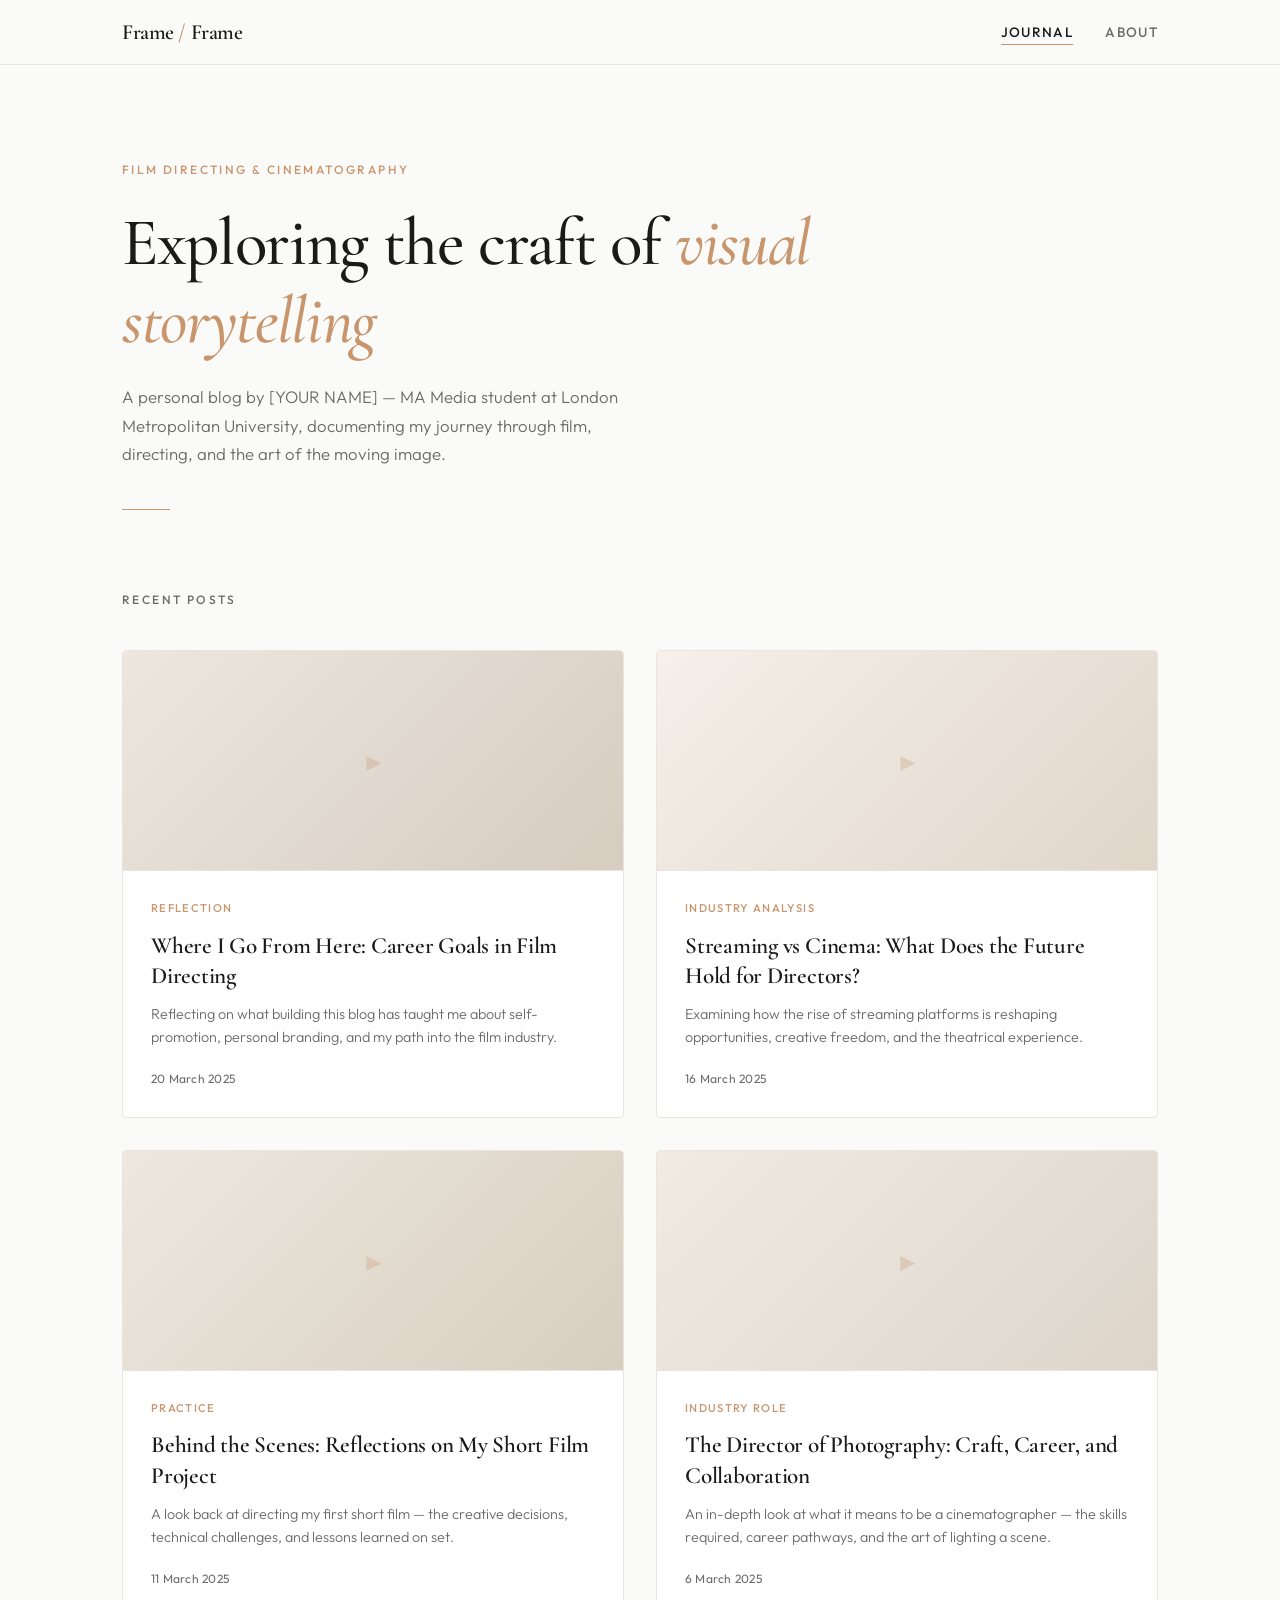
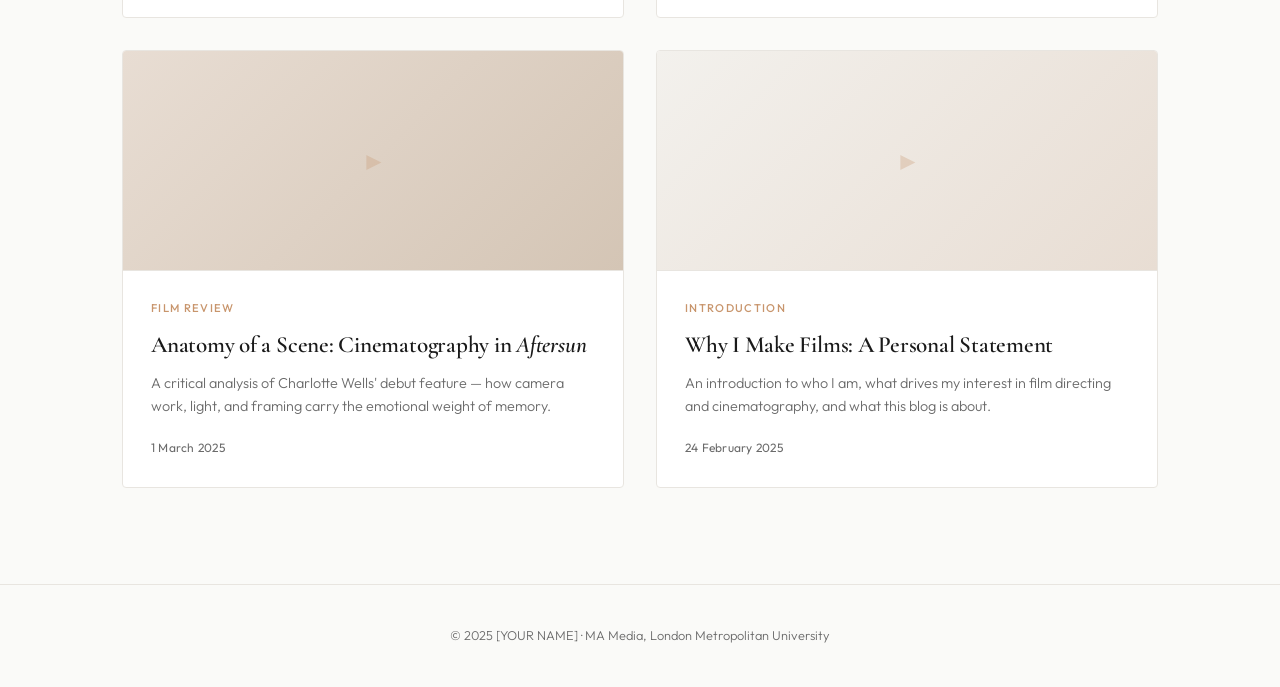
<file: index.html>
<!DOCTYPE html>
<html lang="en">
<head>
  <meta charset="UTF-8">
  <meta name="viewport" content="width=device-width, initial-scale=1.0">
  <title>Frame by Frame — A Film &amp; Cinematography Blog</title>
  <link rel="stylesheet" href="style.css">
</head>
<body>

  <!-- ===== NAVIGATION ===== -->
  <nav class="site-nav">
    <div class="nav-inner">
      <a href="index.html" class="nav-logo">Frame <span>/</span> Frame</a>
      <button class="nav-toggle" aria-label="Toggle menu" onclick="document.querySelector('.nav-links').classList.toggle('open')">
        <span></span><span></span><span></span>
      </button>
      <ul class="nav-links">
        <li><a href="index.html" class="active">Journal</a></li>
        <li><a href="about.html">About</a></li>
      </ul>
    </div>
  </nav>

  <!-- ===== HERO ===== -->
  <header class="hero">
    <p class="hero-label animate-fade-up">Film Directing &amp; Cinematography</p>
    <h1 class="animate-fade-up delay-1">Exploring the craft of <em>visual storytelling</em></h1>
    <!-- 
      ╔═══════════════════════════════════════════════════════════╗
      ║  [YOUR NAME] — Replace the subtitle below with your own  ║
      ║  personal introduction. Keep it 1-2 sentences.           ║
      ╚═══════════════════════════════════════════════════════════╝
    -->
    <p class="hero-subtitle animate-fade-up delay-2">
      A personal blog by [YOUR NAME] — MA Media student at London Metropolitan University, 
      documenting my journey through film, directing, and the art of the moving image.
    </p>
    <div class="hero-divider animate-fade-up delay-3"></div>
  </header>

  <!-- ===== POSTS GRID ===== -->
  <p class="section-label animate-fade-up delay-3">Recent Posts</p>

  <section class="posts-grid">

    <!-- POST 6 (newest first) -->
    <article class="post-card animate-fade-up delay-4">
      <a href="posts/post6.html">
        <div class="post-card-image-placeholder gradient-6">▶</div>
        <div class="post-card-body">
          <p class="post-card-tag">Reflection</p>
          <h2 class="post-card-title">Where I Go From Here: Career Goals in Film Directing</h2>
          <p class="post-card-excerpt">Reflecting on what building this blog has taught me about self-promotion, personal branding, and my path into the film industry.</p>
          <p class="post-card-meta">20 March 2025</p>
        </div>
      </a>
    </article>

    <!-- POST 5 -->
    <article class="post-card animate-fade-up delay-5">
      <a href="posts/post5.html">
        <div class="post-card-image-placeholder gradient-5">▶</div>
        <div class="post-card-body">
          <p class="post-card-tag">Industry Analysis</p>
          <h2 class="post-card-title">Streaming vs Cinema: What Does the Future Hold for Directors?</h2>
          <p class="post-card-excerpt">Examining how the rise of streaming platforms is reshaping opportunities, creative freedom, and the theatrical experience.</p>
          <p class="post-card-meta">16 March 2025</p>
        </div>
      </a>
    </article>

    <!-- POST 4 -->
    <article class="post-card animate-fade-up delay-4">
      <a href="posts/post4.html">
        <div class="post-card-image-placeholder gradient-4">▶</div>
        <div class="post-card-body">
          <p class="post-card-tag">Practice</p>
          <h2 class="post-card-title">Behind the Scenes: Reflections on My Short Film Project</h2>
          <p class="post-card-excerpt">A look back at directing my first short film — the creative decisions, technical challenges, and lessons learned on set.</p>
          <p class="post-card-meta">11 March 2025</p>
        </div>
      </a>
    </article>

    <!-- POST 3 -->
    <article class="post-card animate-fade-up delay-5">
      <a href="posts/post3.html">
        <div class="post-card-image-placeholder gradient-3">▶</div>
        <div class="post-card-body">
          <p class="post-card-tag">Industry Role</p>
          <h2 class="post-card-title">The Director of Photography: Craft, Career, and Collaboration</h2>
          <p class="post-card-excerpt">An in-depth look at what it means to be a cinematographer — the skills required, career pathways, and the art of lighting a scene.</p>
          <p class="post-card-meta">6 March 2025</p>
        </div>
      </a>
    </article>

    <!-- POST 2 -->
    <article class="post-card animate-fade-up delay-4">
      <a href="posts/post2.html">
        <div class="post-card-image-placeholder gradient-2">▶</div>
        <div class="post-card-body">
          <p class="post-card-tag">Film Review</p>
          <h2 class="post-card-title">Anatomy of a Scene: Cinematography in <em>Aftersun</em></h2>
          <p class="post-card-excerpt">A critical analysis of Charlotte Wells' debut feature — how camera work, light, and framing carry the emotional weight of memory.</p>
          <p class="post-card-meta">1 March 2025</p>
        </div>
      </a>
    </article>

    <!-- POST 1 (oldest) -->
    <article class="post-card animate-fade-up delay-5">
      <a href="posts/post1.html">
        <div class="post-card-image-placeholder gradient-1">▶</div>
        <div class="post-card-body">
          <p class="post-card-tag">Introduction</p>
          <h2 class="post-card-title">Why I Make Films: A Personal Statement</h2>
          <p class="post-card-excerpt">An introduction to who I am, what drives my interest in film directing and cinematography, and what this blog is about.</p>
          <p class="post-card-meta">24 February 2025</p>
        </div>
      </a>
    </article>

  </section>

  <!-- ===== FOOTER ===== -->
  <footer class="site-footer">
    <p>&copy; 2025 [YOUR NAME] &middot; MA Media, London Metropolitan University</p>
  </footer>

</body>
</html>
</file>
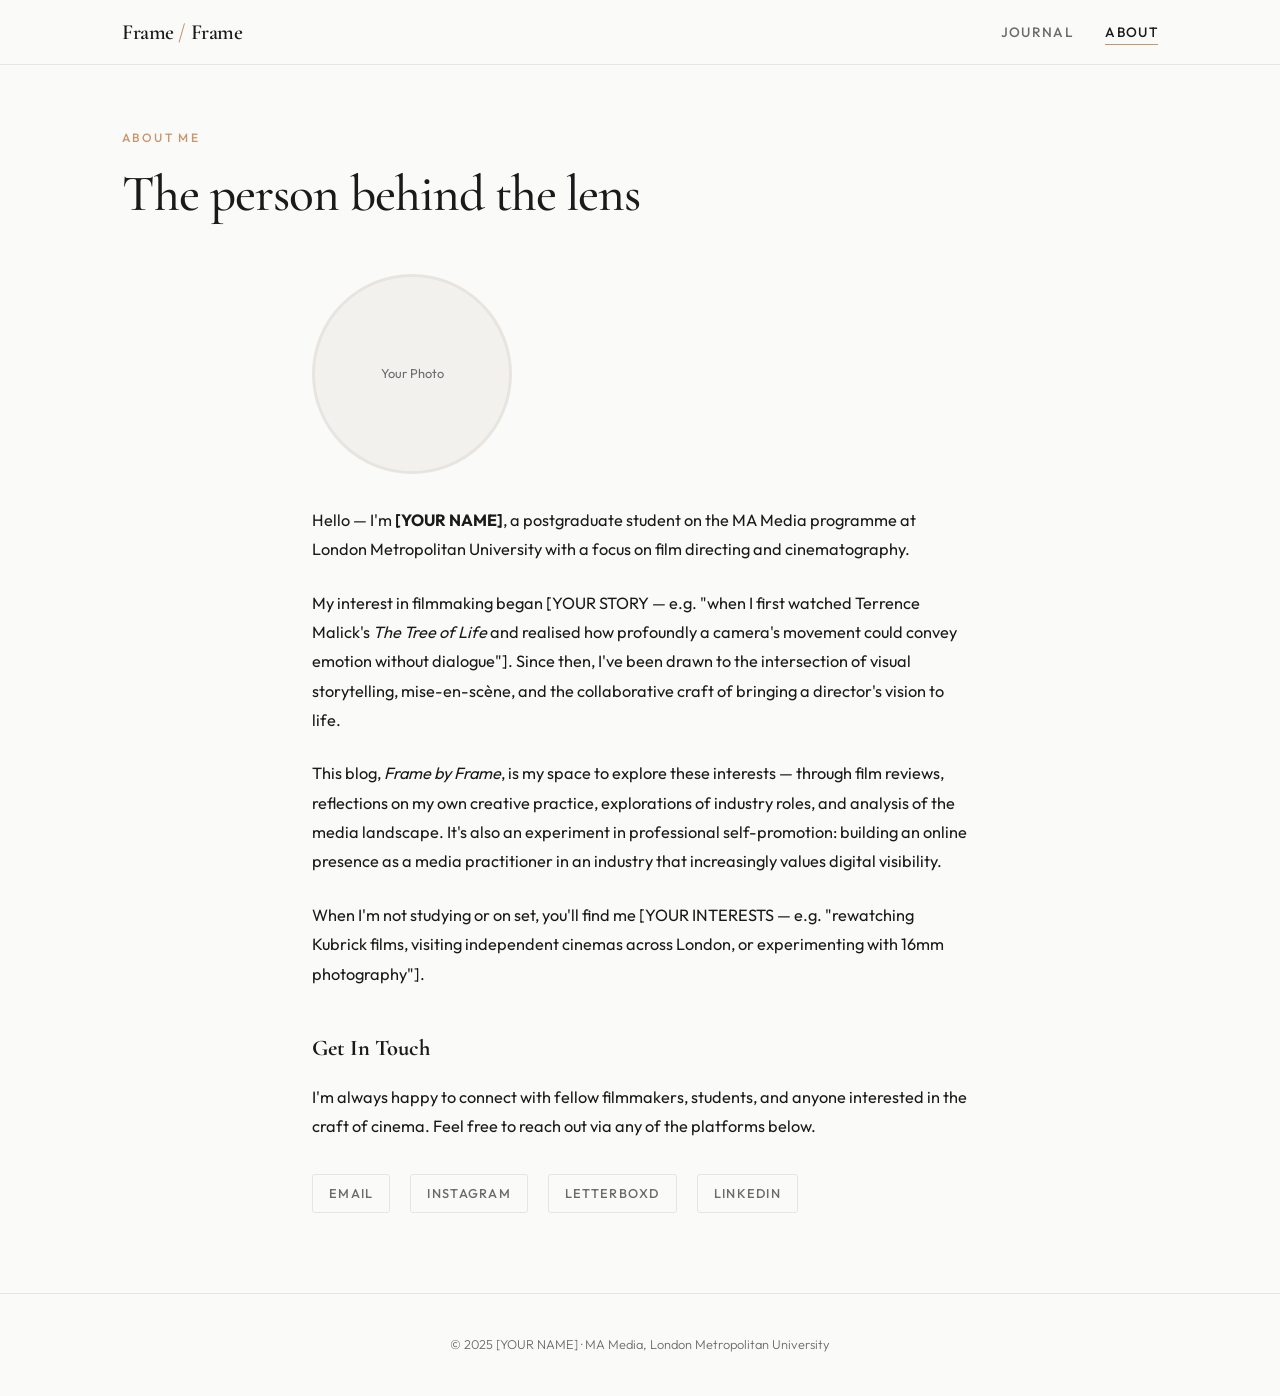
<file: about.html>
<!DOCTYPE html>
<html lang="en">
<head>
  <meta charset="UTF-8">
  <meta name="viewport" content="width=device-width, initial-scale=1.0">
  <title>About — Frame by Frame</title>
  <link rel="stylesheet" href="style.css">
</head>
<body>

  <!-- ===== NAVIGATION ===== -->
  <nav class="site-nav">
    <div class="nav-inner">
      <a href="index.html" class="nav-logo">Frame <span>/</span> Frame</a>
      <button class="nav-toggle" aria-label="Toggle menu" onclick="document.querySelector('.nav-links').classList.toggle('open')">
        <span></span><span></span><span></span>
      </button>
      <ul class="nav-links">
        <li><a href="index.html">Journal</a></li>
        <li><a href="about.html" class="active">About</a></li>
      </ul>
    </div>
  </nav>

  <!-- ===== PAGE HEADER ===== -->
  <header class="page-header">
    <p class="page-header-label animate-fade-up">About Me</p>
    <h1 class="animate-fade-up delay-1">The person behind the lens</h1>
  </header>

  <!-- ===== ABOUT CONTENT ===== -->
  <section class="about-layout animate-fade-up delay-2">

    <!-- 
      ╔══════════════════════════════════════════════════════╗
      ║  Replace the placeholder below with your own photo  ║
      ║  Save your image as "images/profile.jpg" and swap   ║
      ║  the div for: <img src="images/profile.jpg"         ║
      ║  alt="Your Name" class="about-photo">               ║
      ╚══════════════════════════════════════════════════════╝
    -->
    <div class="about-photo-placeholder">Your Photo</div>

    <!-- 
      ╔══════════════════════════════════════════════════════════╗
      ║  [YOUR BIO] — Replace ALL the text below with your own  ║
      ║  personal biography. Aim for 150-250 words.             ║
      ╚══════════════════════════════════════════════════════════╝
    -->
    <p>
      Hello — I'm <strong>[YOUR NAME]</strong>, a postgraduate student on the MA Media programme 
      at London Metropolitan University with a focus on film directing and cinematography.
    </p>

    <p>
      My interest in filmmaking began [YOUR STORY — e.g. "when I first watched Terrence Malick's 
      <em>The Tree of Life</em> and realised how profoundly a camera's movement could convey 
      emotion without dialogue"]. Since then, I've been drawn to the intersection of visual 
      storytelling, mise-en-scène, and the collaborative craft of bringing a director's vision to life.
    </p>

    <p>
      This blog, <em>Frame by Frame</em>, is my space to explore these interests — through film 
      reviews, reflections on my own creative practice, explorations of industry roles, and 
      analysis of the media landscape. It's also an experiment in professional self-promotion: 
      building an online presence as a media practitioner in an industry that increasingly values 
      digital visibility.
    </p>

    <p>
      When I'm not studying or on set, you'll find me [YOUR INTERESTS — e.g. "rewatching 
      Kubrick films, visiting independent cinemas across London, or experimenting with 16mm 
      photography"].
    </p>

    <h2 style="font-family: var(--font-heading); font-size: 1.4rem; margin-top: 2.5rem; margin-bottom: 1rem;">Get In Touch</h2>

    <p>
      I'm always happy to connect with fellow filmmakers, students, and anyone interested in 
      the craft of cinema. Feel free to reach out via any of the platforms below.
    </p>

    <!-- 
      ╔══════════════════════════════════════════════════════╗
      ║  Replace # with your actual social media URLs       ║
      ╚══════════════════════════════════════════════════════╝
    -->
    <div class="social-links">
      <a href="#">Email</a>
      <a href="#">Instagram</a>
      <a href="#">Letterboxd</a>
      <a href="#">LinkedIn</a>
    </div>

  </section>

  <!-- ===== FOOTER ===== -->
  <footer class="site-footer">
    <p>&copy; 2025 [YOUR NAME] &middot; MA Media, London Metropolitan University</p>
  </footer>

</body>
</html>
</file>
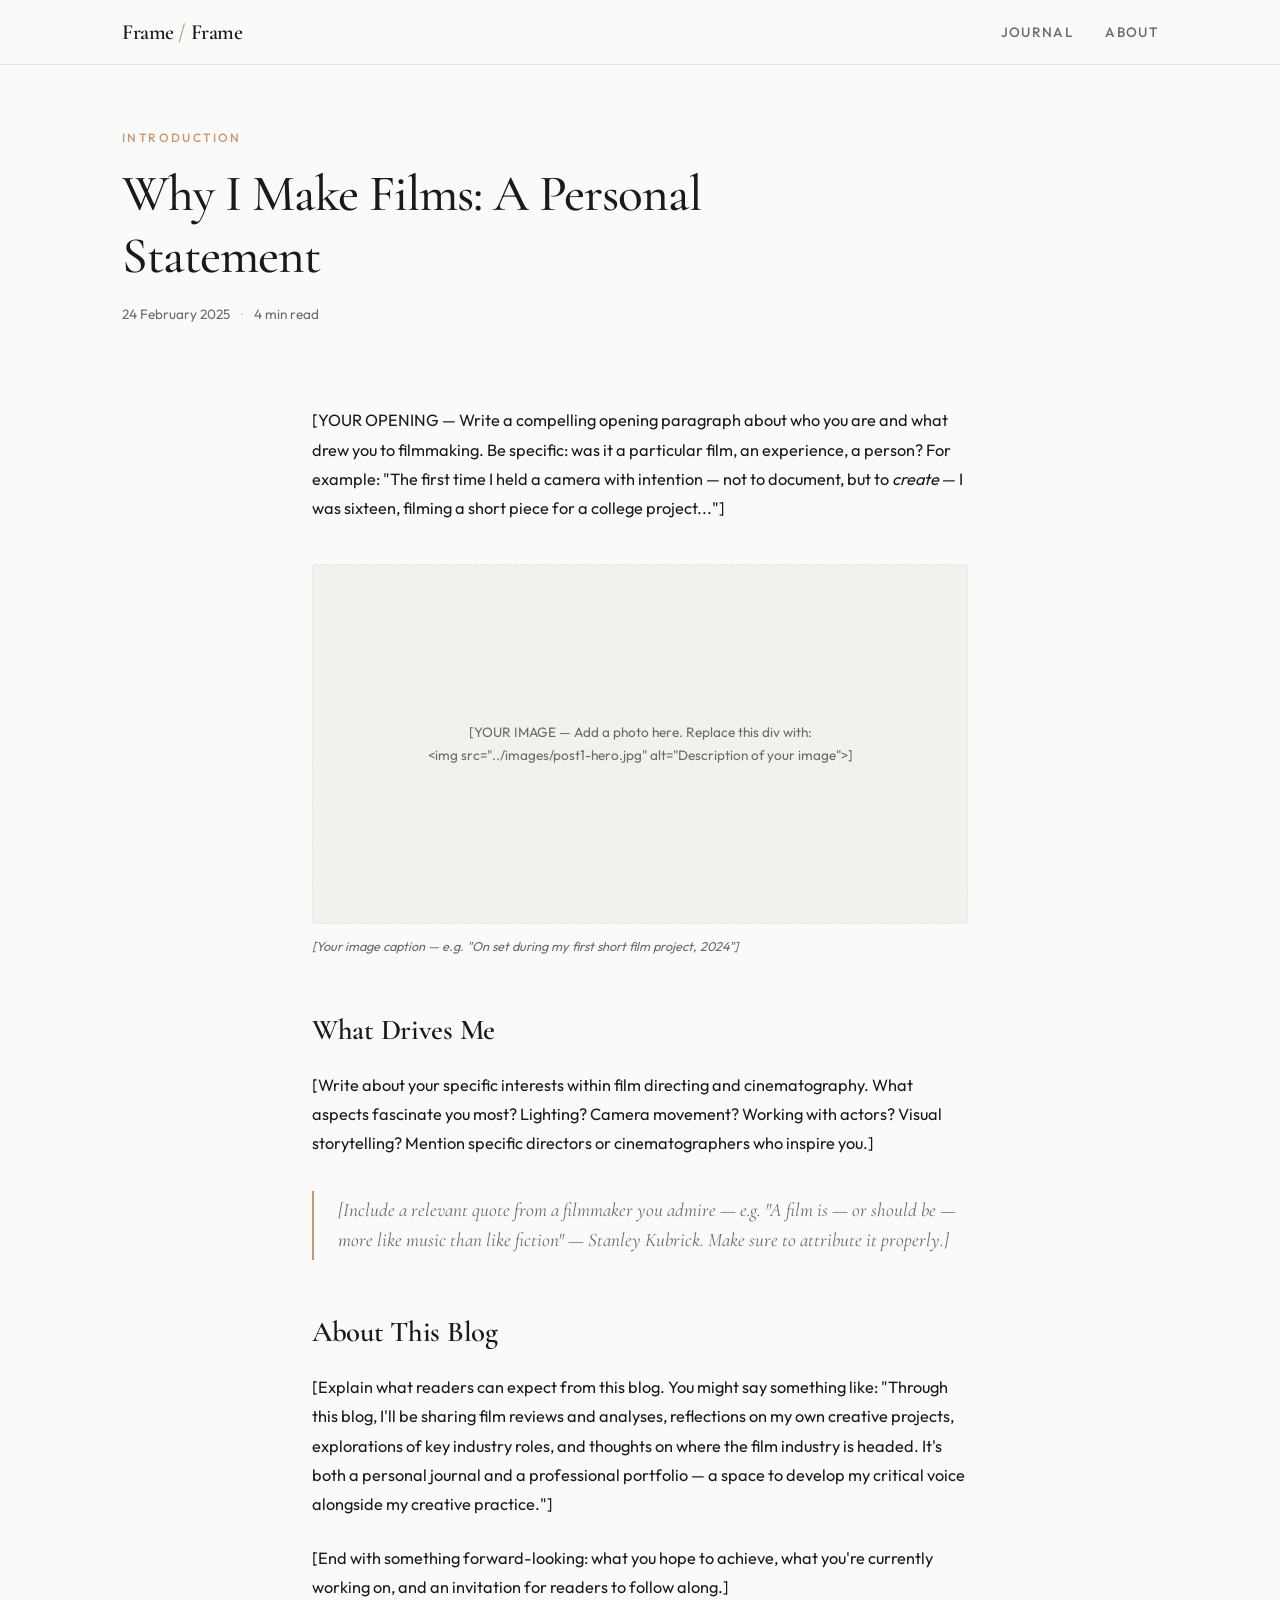
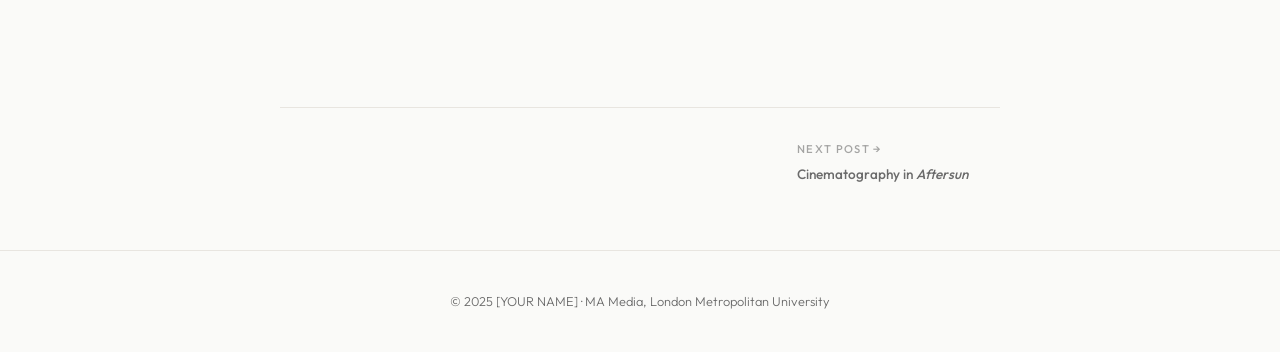
<file: post1.html>
<!DOCTYPE html>
<html lang="en">
<head>
  <meta charset="UTF-8">
  <meta name="viewport" content="width=device-width, initial-scale=1.0">
  <title>Why I Make Films — Frame by Frame</title>
  <link rel="stylesheet" href="../style.css">
</head>
<body>

  <nav class="site-nav">
    <div class="nav-inner">
      <a href="../index.html" class="nav-logo">Frame <span>/</span> Frame</a>
      <button class="nav-toggle" aria-label="Toggle menu" onclick="document.querySelector('.nav-links').classList.toggle('open')">
        <span></span><span></span><span></span>
      </button>
      <ul class="nav-links">
        <li><a href="../index.html">Journal</a></li>
        <li><a href="../about.html">About</a></li>
      </ul>
    </div>
  </nav>

  <header class="page-header">
    <p class="page-header-label animate-fade-up">Introduction</p>
    <h1 class="animate-fade-up delay-1">Why I Make Films: A Personal Statement</h1>
    <p class="page-header-meta animate-fade-up delay-2">24 February 2025 <span>·</span> 4 min read</p>
  </header>

  <article class="article-content animate-fade-up delay-3">

    <!-- 
      ╔═══════════════════════════════════════════════════════════════╗
      ║  POST 1: PERSONAL STATEMENT (Descriptive)                    ║
      ║                                                              ║
      ║  This post introduces YOU and your media interests.          ║
      ║  Replace ALL the placeholder text below with your own        ║
      ║  writing. Aim for ~150-200 words.                            ║
      ║                                                              ║
      ║  Things to cover:                                            ║
      ║  • Who you are and your background                           ║
      ║  • What drew you to film / cinematography                    ║
      ║  • Your key influences (directors, films, movements)         ║
      ║  • What this blog is about and what readers can expect       ║
      ║                                                              ║
      ║  Replace the image placeholder with a relevant photo         ║
      ║  (e.g. you on set, a film still you've taken, your gear)    ║
      ╚═══════════════════════════════════════════════════════════════╝
    -->

    <p>
      [YOUR OPENING — Write a compelling opening paragraph about who you are and what drew 
      you to filmmaking. Be specific: was it a particular film, an experience, a person? 
      For example: "The first time I held a camera with intention — not to document, but to 
      <em>create</em> — I was sixteen, filming a short piece for a college project..."]
    </p>

    <figure>
      <div class="image-placeholder">
        [YOUR IMAGE — Add a photo here. Replace this div with:<br>
        &lt;img src="../images/post1-hero.jpg" alt="Description of your image"&gt;]
      </div>
      <figcaption>[Your image caption — e.g. "On set during my first short film project, 2024"]</figcaption>
    </figure>

    <h2>What Drives Me</h2>

    <p>
      [Write about your specific interests within film directing and cinematography. 
      What aspects fascinate you most? Lighting? Camera movement? Working with actors? 
      Visual storytelling? Mention specific directors or cinematographers who inspire you.]
    </p>

    <blockquote>
      [Include a relevant quote from a filmmaker you admire — e.g. "A film is — or should be — 
      more like music than like fiction" — Stanley Kubrick. Make sure to attribute it properly.]
    </blockquote>

    <h2>About This Blog</h2>

    <p>
      [Explain what readers can expect from this blog. You might say something like: 
      "Through this blog, I'll be sharing film reviews and analyses, reflections on my own 
      creative projects, explorations of key industry roles, and thoughts on where the film 
      industry is headed. It's both a personal journal and a professional portfolio — a space 
      to develop my critical voice alongside my creative practice."]
    </p>

    <p>
      [End with something forward-looking: what you hope to achieve, what you're currently 
      working on, and an invitation for readers to follow along.]
    </p>

  </article>

  <nav class="post-nav">
    <div></div>
    <a href="post2.html">
      <span class="label">Next Post →</span>
      Cinematography in <em>Aftersun</em>
    </a>
  </nav>

  <footer class="site-footer">
    <p>&copy; 2025 [YOUR NAME] &middot; MA Media, London Metropolitan University</p>
  </footer>

</body>
</html>
</file>
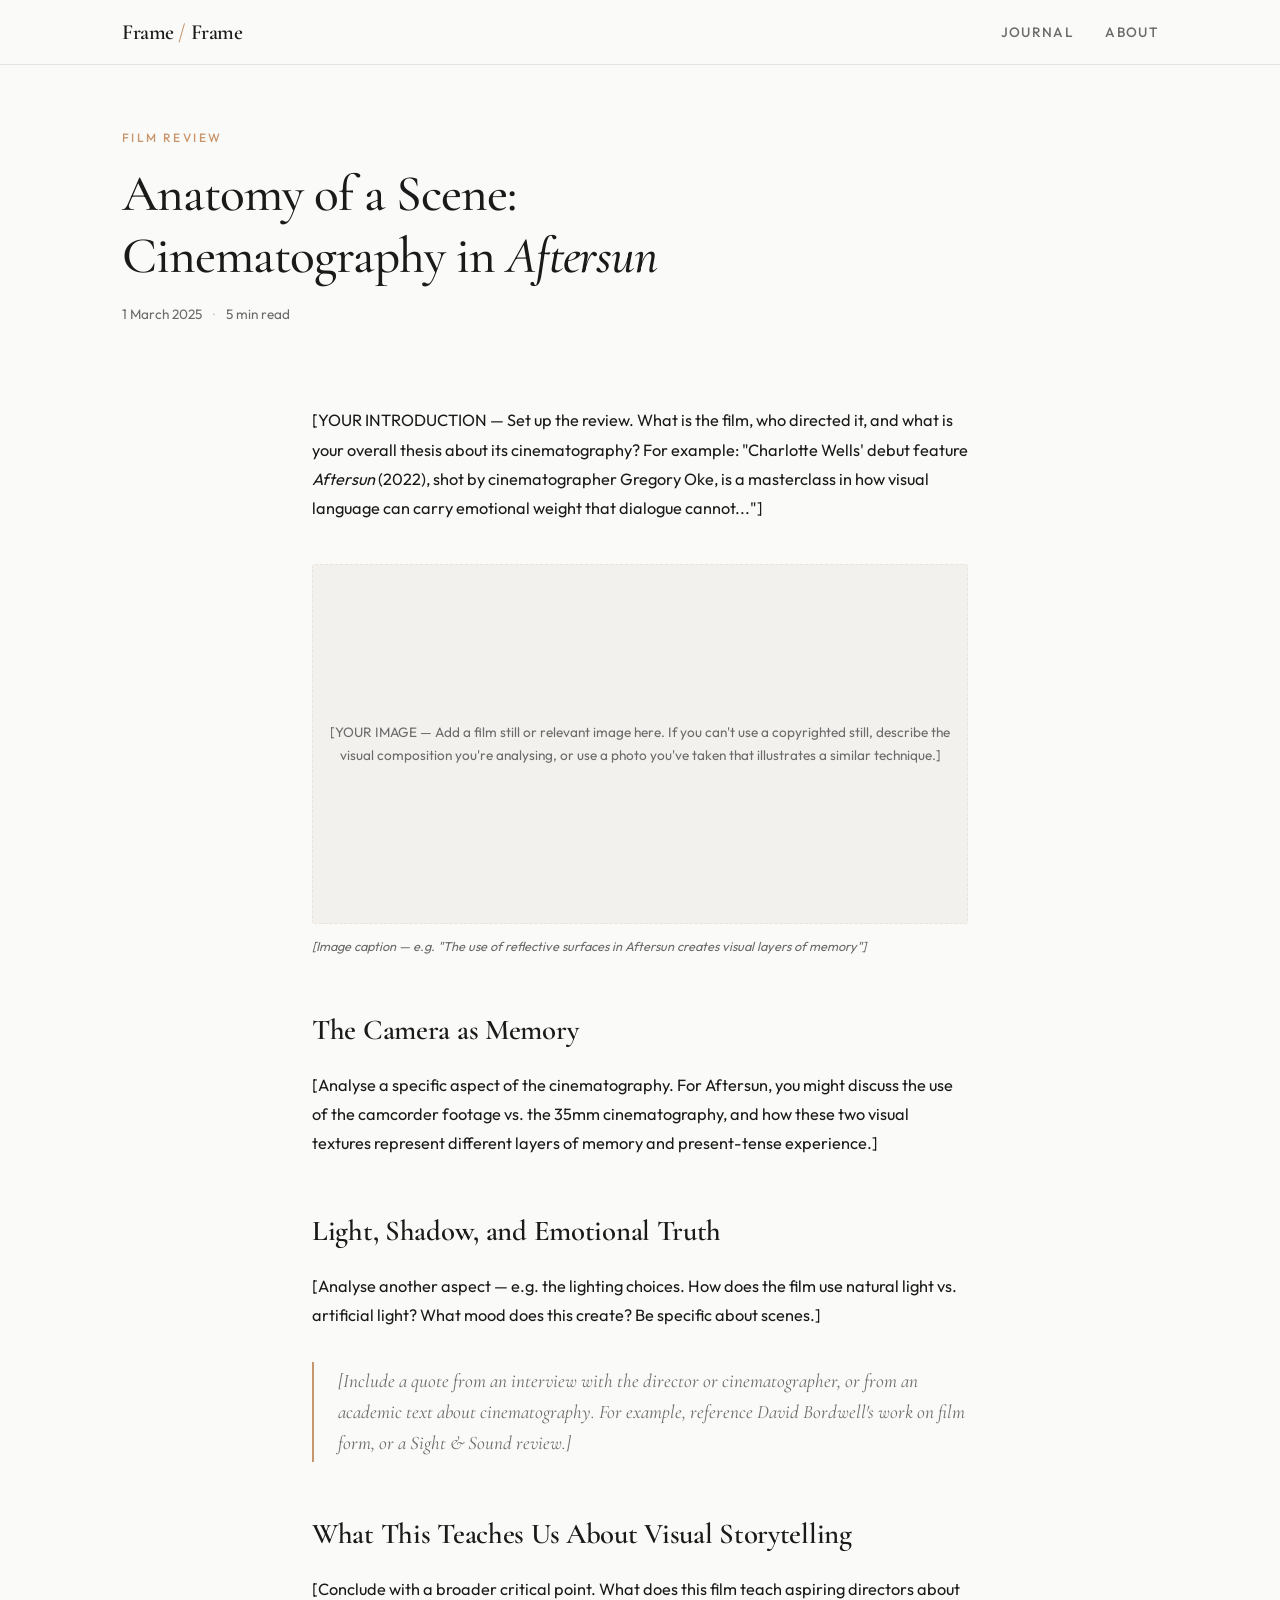
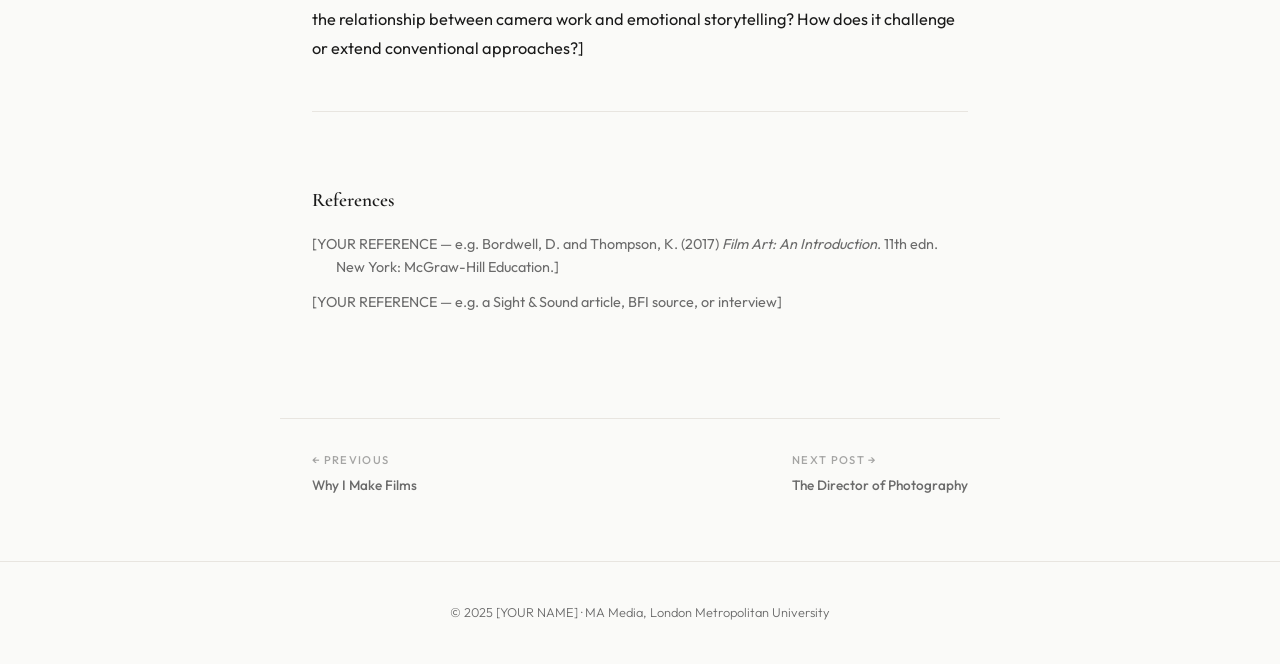
<file: post2.html>
<!DOCTYPE html>
<html lang="en">
<head>
  <meta charset="UTF-8">
  <meta name="viewport" content="width=device-width, initial-scale=1.0">
  <title>Cinematography in Aftersun — Frame by Frame</title>
  <link rel="stylesheet" href="../style.css">
</head>
<body>

  <nav class="site-nav">
    <div class="nav-inner">
      <a href="../index.html" class="nav-logo">Frame <span>/</span> Frame</a>
      <button class="nav-toggle" aria-label="Toggle menu" onclick="document.querySelector('.nav-links').classList.toggle('open')">
        <span></span><span></span><span></span>
      </button>
      <ul class="nav-links">
        <li><a href="../index.html">Journal</a></li>
        <li><a href="../about.html">About</a></li>
      </ul>
    </div>
  </nav>

  <header class="page-header">
    <p class="page-header-label animate-fade-up">Film Review</p>
    <h1 class="animate-fade-up delay-1">Anatomy of a Scene: Cinematography in <em>Aftersun</em></h1>
    <p class="page-header-meta animate-fade-up delay-2">1 March 2025 <span>·</span> 5 min read</p>
  </header>

  <article class="article-content animate-fade-up delay-3">

    <!-- 
      ╔═══════════════════════════════════════════════════════════════╗
      ║  POST 2: FILM REVIEW (Critical)                              ║
      ║                                                              ║
      ║  This post is a CRITICAL analysis of a film, focused on      ║
      ║  cinematography and directing. You can review Aftersun        ║
      ║  (2022) as suggested, or replace with any film you prefer.   ║
      ║                                                              ║
      ║  Aim for ~150-200 words. Go BEYOND description:              ║
      ║  • Analyse specific scenes (shot composition, lighting)      ║
      ║  • Discuss what the cinematography communicates emotionally   ║
      ║  • Reference the cinematographer and their approach           ║
      ║  • Cite at least one source (academic text, interview, etc.) ║
      ║                                                              ║
      ║  The grading scheme rewards "critical commentary and          ║
      ║  evaluation" — don't just describe what happens, explain     ║
      ║  WHY it works and what it means.                             ║
      ╚═══════════════════════════════════════════════════════════════╝
    -->

    <p>
      [YOUR INTRODUCTION — Set up the review. What is the film, who directed it, and what 
      is your overall thesis about its cinematography? For example: "Charlotte Wells' debut 
      feature <em>Aftersun</em> (2022), shot by cinematographer Gregory Oke, is a masterclass 
      in how visual language can carry emotional weight that dialogue cannot..."]
    </p>

    <figure>
      <div class="image-placeholder">
        [YOUR IMAGE — Add a film still or relevant image here. If you can't use a copyrighted 
        still, describe the visual composition you're analysing, or use a photo you've taken 
        that illustrates a similar technique.]
      </div>
      <figcaption>[Image caption — e.g. "The use of reflective surfaces in Aftersun creates visual layers of memory"]</figcaption>
    </figure>

    <h2>The Camera as Memory</h2>

    <p>
      [Analyse a specific aspect of the cinematography. For Aftersun, you might discuss the 
      use of the camcorder footage vs. the 35mm cinematography, and how these two visual 
      textures represent different layers of memory and present-tense experience.]
    </p>

    <h2>Light, Shadow, and Emotional Truth</h2>

    <p>
      [Analyse another aspect — e.g. the lighting choices. How does the film use natural 
      light vs. artificial light? What mood does this create? Be specific about scenes.]
    </p>

    <blockquote>
      [Include a quote from an interview with the director or cinematographer, or from an 
      academic text about cinematography. For example, reference David Bordwell's work on 
      film form, or a Sight &amp; Sound review.]
    </blockquote>

    <h2>What This Teaches Us About Visual Storytelling</h2>

    <p>
      [Conclude with a broader critical point. What does this film teach aspiring directors 
      about the relationship between camera work and emotional storytelling? How does it 
      challenge or extend conventional approaches?]
    </p>

    <div class="references">
      <h3>References</h3>
      <ul>
        <li>[YOUR REFERENCE — e.g. Bordwell, D. and Thompson, K. (2017) <em>Film Art: An Introduction</em>. 11th edn. New York: McGraw-Hill Education.]</li>
        <li>[YOUR REFERENCE — e.g. a Sight &amp; Sound article, BFI source, or interview]</li>
      </ul>
    </div>

  </article>

  <nav class="post-nav">
    <a href="post1.html">
      <span class="label">← Previous</span>
      Why I Make Films
    </a>
    <a href="post3.html">
      <span class="label">Next Post →</span>
      The Director of Photography
    </a>
  </nav>

  <footer class="site-footer">
    <p>&copy; 2025 [YOUR NAME] &middot; MA Media, London Metropolitan University</p>
  </footer>

</body>
</html>
</file>
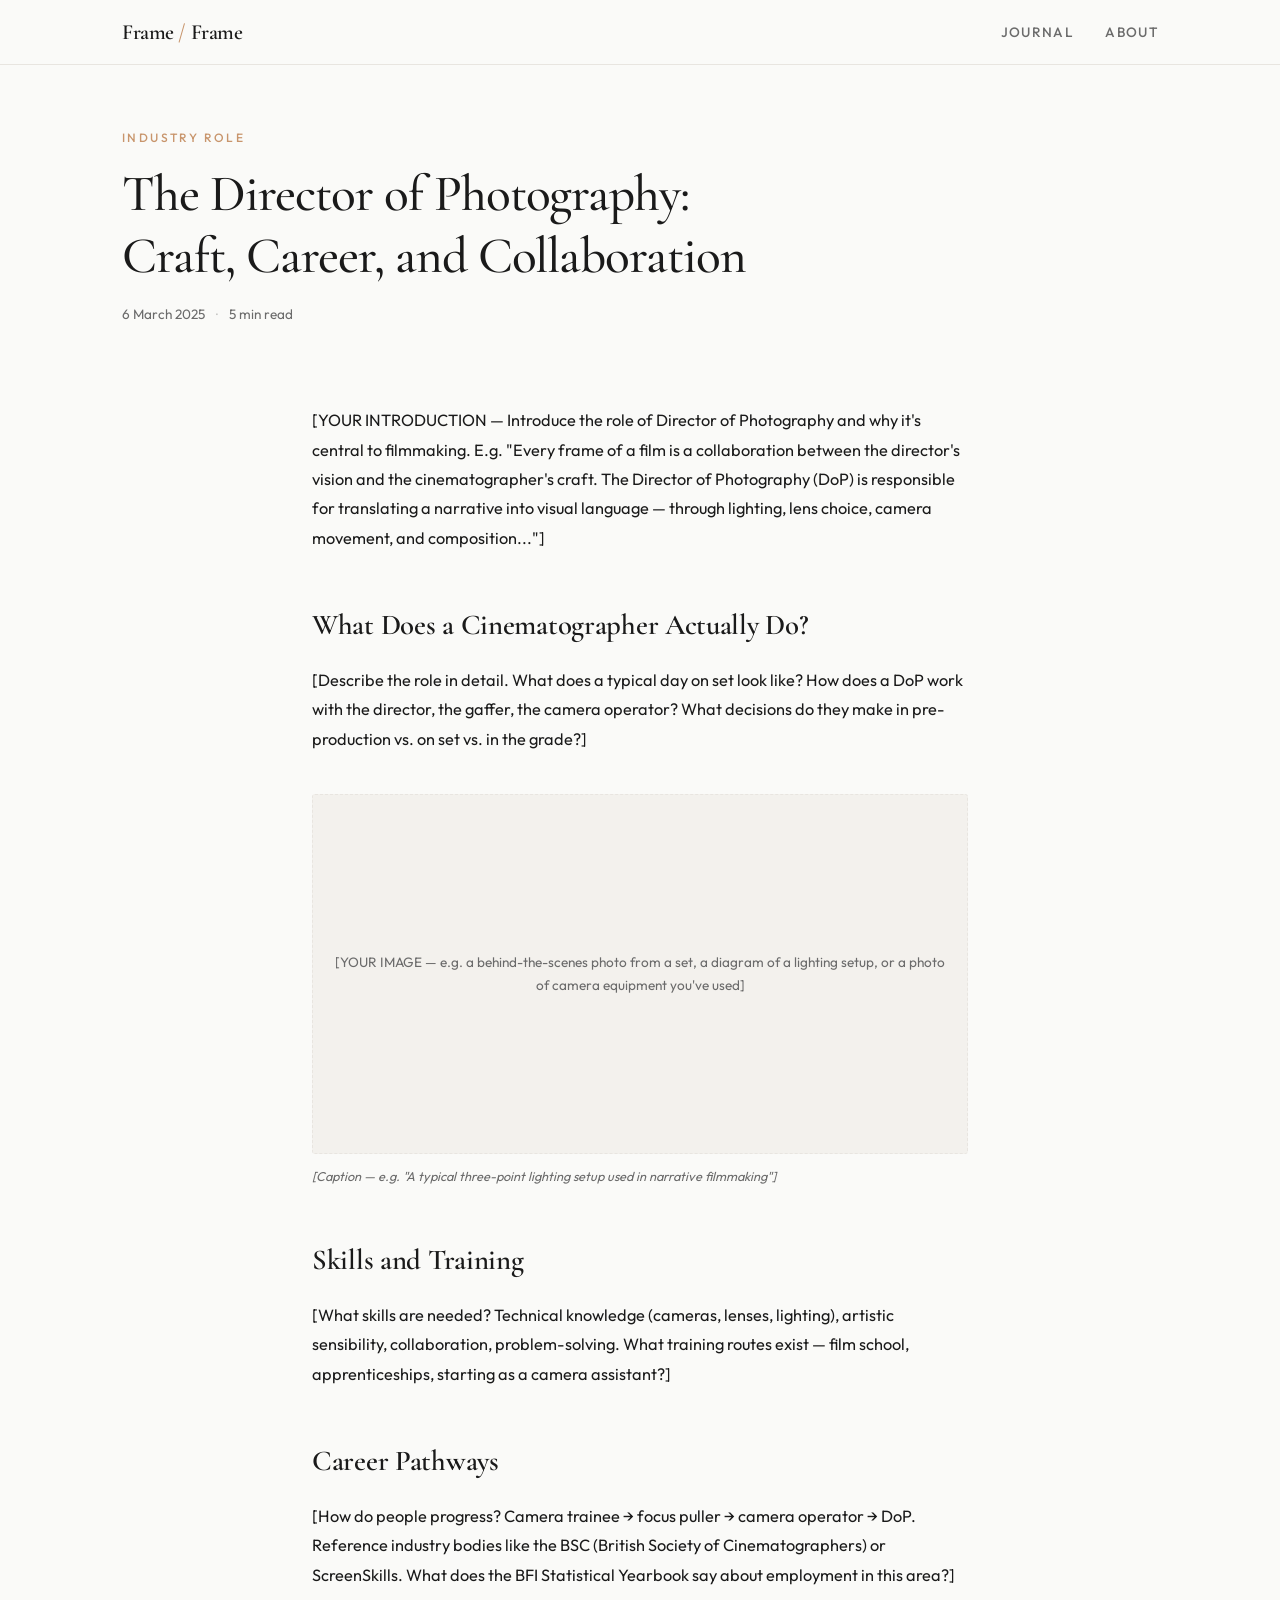
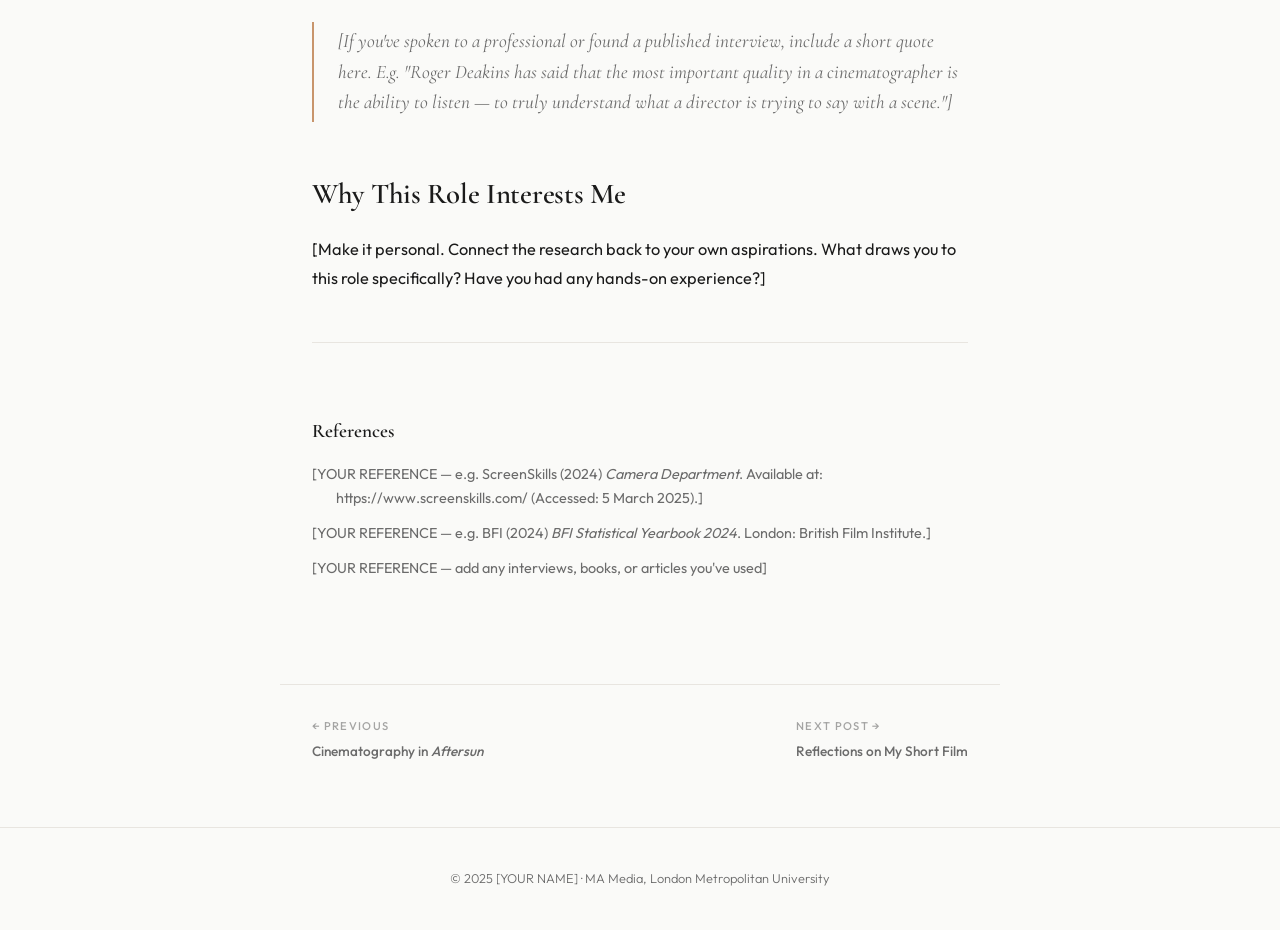
<file: post3.html>
<!DOCTYPE html>
<html lang="en">
<head>
  <meta charset="UTF-8">
  <meta name="viewport" content="width=device-width, initial-scale=1.0">
  <title>The Director of Photography — Frame by Frame</title>
  <link rel="stylesheet" href="../style.css">
</head>
<body>

  <nav class="site-nav">
    <div class="nav-inner">
      <a href="../index.html" class="nav-logo">Frame <span>/</span> Frame</a>
      <button class="nav-toggle" aria-label="Toggle menu" onclick="document.querySelector('.nav-links').classList.toggle('open')">
        <span></span><span></span><span></span>
      </button>
      <ul class="nav-links">
        <li><a href="../index.html">Journal</a></li>
        <li><a href="../about.html">About</a></li>
      </ul>
    </div>
  </nav>

  <header class="page-header">
    <p class="page-header-label animate-fade-up">Industry Role</p>
    <h1 class="animate-fade-up delay-1">The Director of Photography: Craft, Career, and Collaboration</h1>
    <p class="page-header-meta animate-fade-up delay-2">6 March 2025 <span>·</span> 5 min read</p>
  </header>

  <article class="article-content animate-fade-up delay-3">

    <!-- 
      ╔═══════════════════════════════════════════════════════════════╗
      ║  POST 3: INDUSTRY ROLE SPOTLIGHT (Research-Based)            ║
      ║                                                              ║
      ║  This post explores a specific film/TV industry role.        ║
      ║  The example here is Director of Photography (DoP /          ║
      ║  Cinematographer). You can keep this or choose another role. ║
      ║                                                              ║
      ║  Aim for ~150-200 words. Include:                            ║
      ║  • What the role involves day-to-day                         ║
      ║  • Required skills and training                              ║
      ║  • Career pathways and progression                           ║
      ║  • Insights from practitioners (interviews, articles)        ║
      ║  • Why this role interests you personally                    ║
      ║                                                              ║
      ║  The grading scheme rewards "primary research" — if you      ║
      ║  can interview a working professional, even briefly, that    ║
      ║  will significantly boost your mark.                         ║
      ╚═══════════════════════════════════════════════════════════════╝
    -->

    <p>
      [YOUR INTRODUCTION — Introduce the role of Director of Photography and why it's 
      central to filmmaking. E.g. "Every frame of a film is a collaboration between 
      the director's vision and the cinematographer's craft. The Director of Photography (DoP) 
      is responsible for translating a narrative into visual language — through lighting, 
      lens choice, camera movement, and composition..."]
    </p>

    <h2>What Does a Cinematographer Actually Do?</h2>

    <p>
      [Describe the role in detail. What does a typical day on set look like? How does 
      a DoP work with the director, the gaffer, the camera operator? What decisions do 
      they make in pre-production vs. on set vs. in the grade?]
    </p>

    <figure>
      <div class="image-placeholder">
        [YOUR IMAGE — e.g. a behind-the-scenes photo from a set, a diagram of a lighting 
        setup, or a photo of camera equipment you've used]
      </div>
      <figcaption>[Caption — e.g. "A typical three-point lighting setup used in narrative filmmaking"]</figcaption>
    </figure>

    <h2>Skills and Training</h2>

    <p>
      [What skills are needed? Technical knowledge (cameras, lenses, lighting), artistic 
      sensibility, collaboration, problem-solving. What training routes exist — film school, 
      apprenticeships, starting as a camera assistant?]
    </p>

    <h2>Career Pathways</h2>

    <p>
      [How do people progress? Camera trainee → focus puller → camera operator → DoP. 
      Reference industry bodies like the BSC (British Society of Cinematographers) or 
      ScreenSkills. What does the BFI Statistical Yearbook say about employment in this area?]
    </p>

    <blockquote>
      [If you've spoken to a professional or found a published interview, include a short 
      quote here. E.g. "Roger Deakins has said that the most important quality in a 
      cinematographer is the ability to listen — to truly understand what a director is 
      trying to say with a scene."]
    </blockquote>

    <h2>Why This Role Interests Me</h2>

    <p>
      [Make it personal. Connect the research back to your own aspirations. What draws 
      you to this role specifically? Have you had any hands-on experience?]
    </p>

    <div class="references">
      <h3>References</h3>
      <ul>
        <li>[YOUR REFERENCE — e.g. ScreenSkills (2024) <em>Camera Department</em>. Available at: https://www.screenskills.com/ (Accessed: 5 March 2025).]</li>
        <li>[YOUR REFERENCE — e.g. BFI (2024) <em>BFI Statistical Yearbook 2024</em>. London: British Film Institute.]</li>
        <li>[YOUR REFERENCE — add any interviews, books, or articles you've used]</li>
      </ul>
    </div>

  </article>

  <nav class="post-nav">
    <a href="post2.html">
      <span class="label">← Previous</span>
      Cinematography in <em>Aftersun</em>
    </a>
    <a href="post4.html">
      <span class="label">Next Post →</span>
      Reflections on My Short Film
    </a>
  </nav>

  <footer class="site-footer">
    <p>&copy; 2025 [YOUR NAME] &middot; MA Media, London Metropolitan University</p>
  </footer>

</body>
</html>
</file>
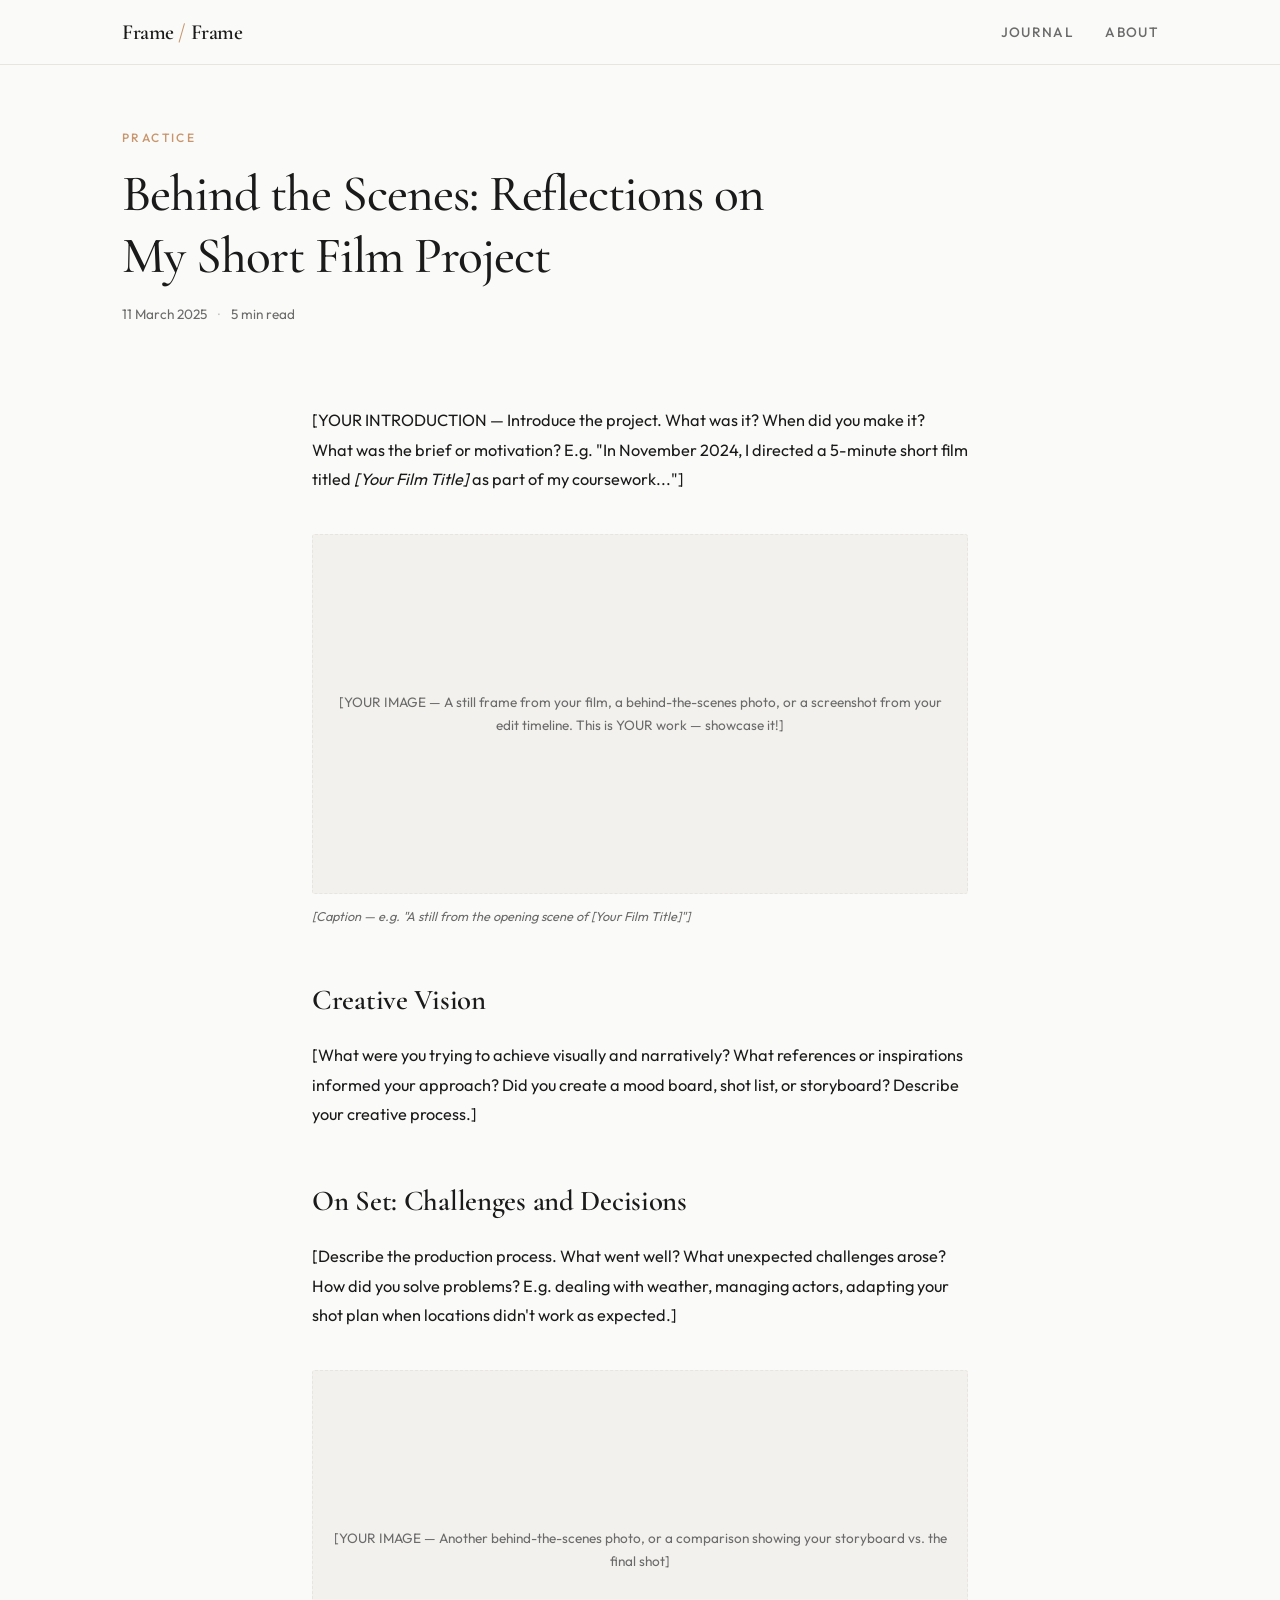
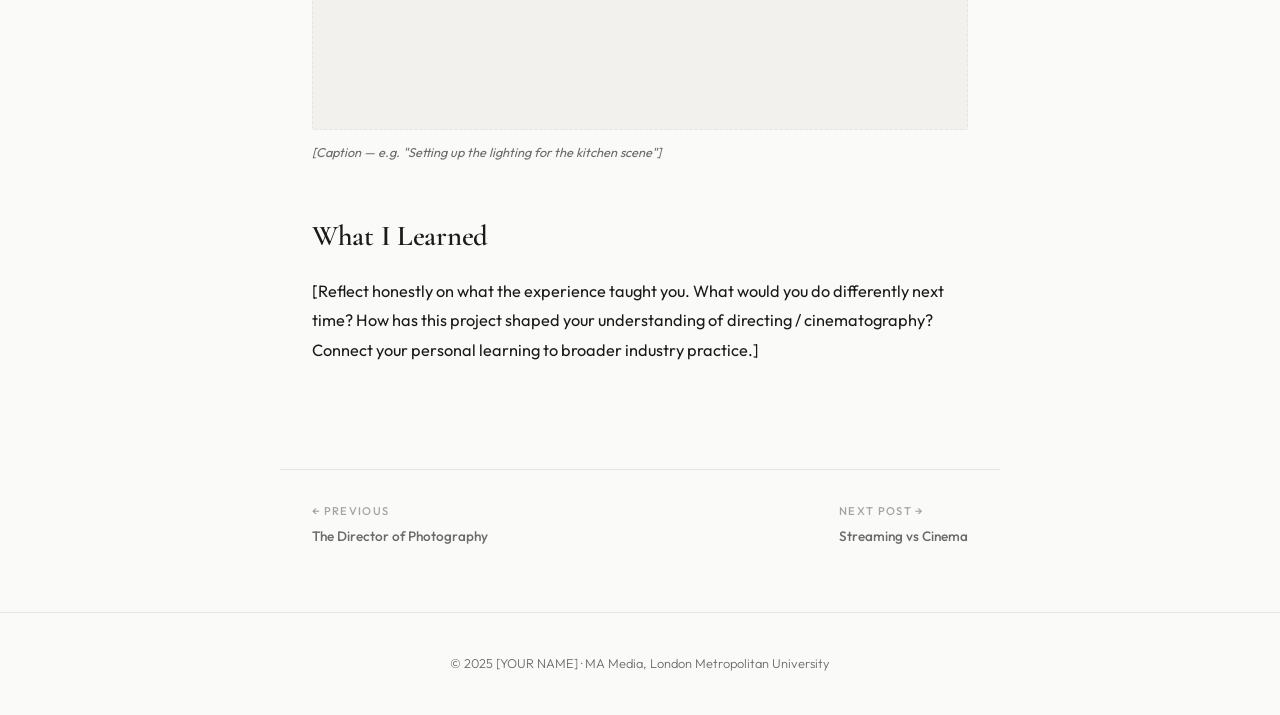
<file: post4.html>
<!DOCTYPE html>
<html lang="en">
<head>
  <meta charset="UTF-8">
  <meta name="viewport" content="width=device-width, initial-scale=1.0">
  <title>Behind the Scenes: My Short Film — Frame by Frame</title>
  <link rel="stylesheet" href="../style.css">
</head>
<body>

  <nav class="site-nav">
    <div class="nav-inner">
      <a href="../index.html" class="nav-logo">Frame <span>/</span> Frame</a>
      <button class="nav-toggle" aria-label="Toggle menu" onclick="document.querySelector('.nav-links').classList.toggle('open')">
        <span></span><span></span><span></span>
      </button>
      <ul class="nav-links">
        <li><a href="../index.html">Journal</a></li>
        <li><a href="../about.html">About</a></li>
      </ul>
    </div>
  </nav>

  <header class="page-header">
    <p class="page-header-label animate-fade-up">Practice</p>
    <h1 class="animate-fade-up delay-1">Behind the Scenes: Reflections on My Short Film Project</h1>
    <p class="page-header-meta animate-fade-up delay-2">11 March 2025 <span>·</span> 5 min read</p>
  </header>

  <article class="article-content animate-fade-up delay-3">

    <!-- 
      ╔═══════════════════════════════════════════════════════════════╗
      ║  POST 4: PRACTICE-BASED REFLECTION (Descriptive/Reflective) ║
      ║                                                              ║
      ║  This post reflects on a creative project YOU have worked    ║
      ║  on — a university project, personal film, or any hands-on  ║
      ║  production experience.                                      ║
      ║                                                              ║
      ║  Aim for ~150-200 words. Include:                            ║
      ║  • What the project was (brief synopsis)                     ║
      ║  • Your role and responsibilities                            ║
      ║  • Creative decisions you made and why                       ║
      ║  • Technical challenges and how you solved them              ║
      ║  • What you learned / what you'd do differently              ║
      ║                                                              ║
      ║  THIS IS YOUR PRIMARY RESEARCH — your own production work   ║
      ║  counts as primary research and the grading scheme rewards   ║
      ║  it heavily. Include images/stills/embedded video.           ║
      ╚═══════════════════════════════════════════════════════════════╝
    -->

    <p>
      [YOUR INTRODUCTION — Introduce the project. What was it? When did you make it? 
      What was the brief or motivation? E.g. "In November 2024, I directed a 5-minute 
      short film titled <em>[Your Film Title]</em> as part of my coursework..."]
    </p>

    <figure>
      <div class="image-placeholder">
        [YOUR IMAGE — A still frame from your film, a behind-the-scenes photo, 
        or a screenshot from your edit timeline. This is YOUR work — showcase it!]
      </div>
      <figcaption>[Caption — e.g. "A still from the opening scene of [Your Film Title]"]</figcaption>
    </figure>

    <h2>Creative Vision</h2>

    <p>
      [What were you trying to achieve visually and narratively? What references or 
      inspirations informed your approach? Did you create a mood board, shot list, 
      or storyboard? Describe your creative process.]
    </p>

    <h2>On Set: Challenges and Decisions</h2>

    <p>
      [Describe the production process. What went well? What unexpected challenges arose? 
      How did you solve problems? E.g. dealing with weather, managing actors, adapting 
      your shot plan when locations didn't work as expected.]
    </p>

    <figure>
      <div class="image-placeholder">
        [YOUR IMAGE — Another behind-the-scenes photo, or a comparison showing your 
        storyboard vs. the final shot]
      </div>
      <figcaption>[Caption — e.g. "Setting up the lighting for the kitchen scene"]</figcaption>
    </figure>

    <h2>What I Learned</h2>

    <p>
      [Reflect honestly on what the experience taught you. What would you do differently 
      next time? How has this project shaped your understanding of directing / 
      cinematography? Connect your personal learning to broader industry practice.]
    </p>

    <!-- 
      TIP: If your film is on YouTube or Vimeo, embed it here:
      <div style="position:relative;padding-bottom:56.25%;height:0;overflow:hidden;margin:2rem 0;">
        <iframe src="https://www.youtube.com/embed/YOUR_VIDEO_ID" 
                style="position:absolute;top:0;left:0;width:100%;height:100%;border:0;" 
                allowfullscreen></iframe>
      </div>
    -->

  </article>

  <nav class="post-nav">
    <a href="post3.html">
      <span class="label">← Previous</span>
      The Director of Photography
    </a>
    <a href="post5.html">
      <span class="label">Next Post →</span>
      Streaming vs Cinema
    </a>
  </nav>

  <footer class="site-footer">
    <p>&copy; 2025 [YOUR NAME] &middot; MA Media, London Metropolitan University</p>
  </footer>

</body>
</html>
</file>
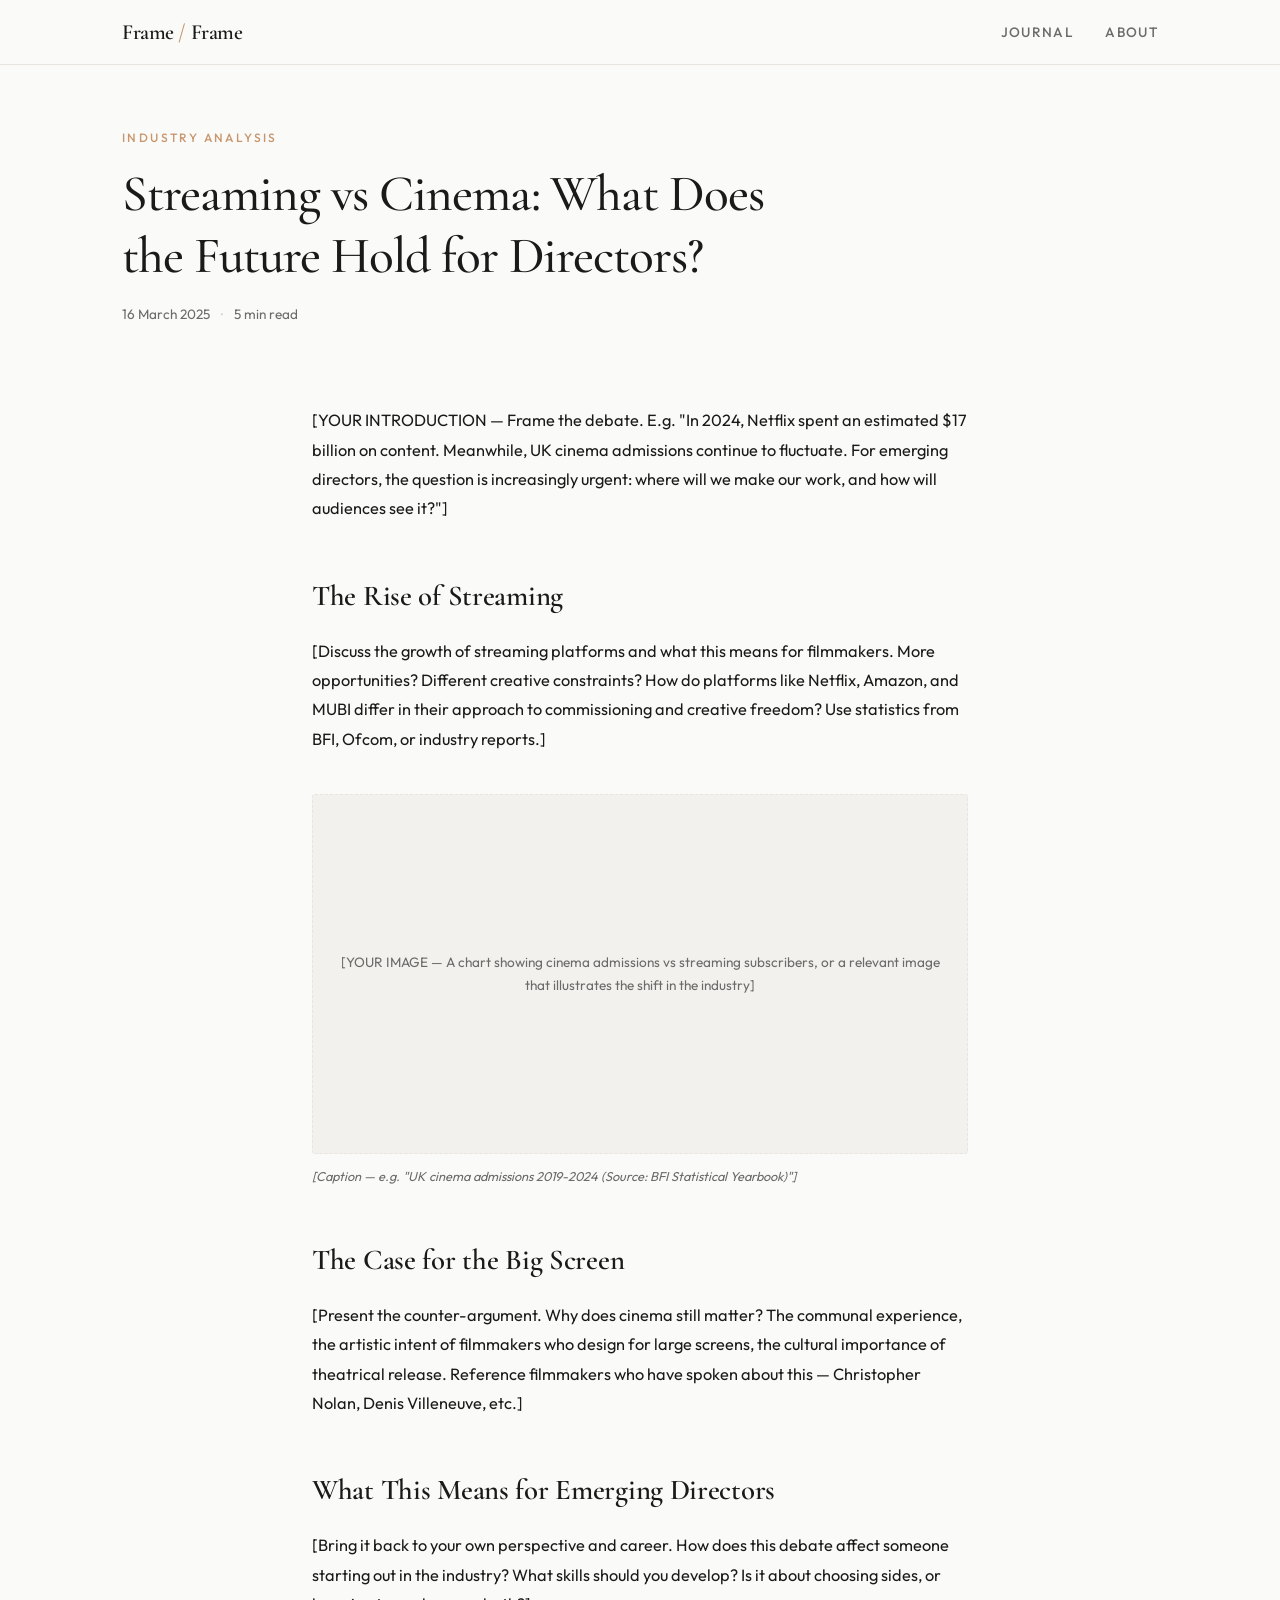
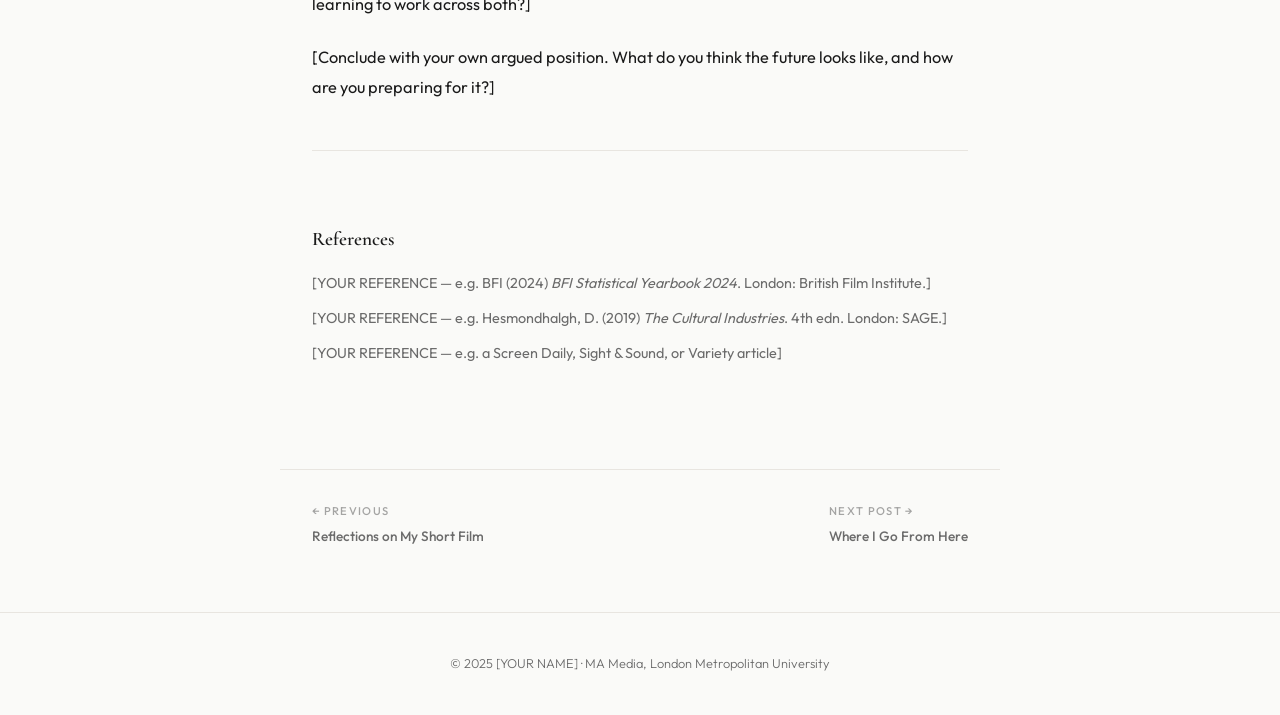
<file: post5.html>
<!DOCTYPE html>
<html lang="en">
<head>
  <meta charset="UTF-8">
  <meta name="viewport" content="width=device-width, initial-scale=1.0">
  <title>Streaming vs Cinema — Frame by Frame</title>
  <link rel="stylesheet" href="../style.css">
</head>
<body>

  <nav class="site-nav">
    <div class="nav-inner">
      <a href="../index.html" class="nav-logo">Frame <span>/</span> Frame</a>
      <button class="nav-toggle" aria-label="Toggle menu" onclick="document.querySelector('.nav-links').classList.toggle('open')">
        <span></span><span></span><span></span>
      </button>
      <ul class="nav-links">
        <li><a href="../index.html">Journal</a></li>
        <li><a href="../about.html">About</a></li>
      </ul>
    </div>
  </nav>

  <header class="page-header">
    <p class="page-header-label animate-fade-up">Industry Analysis</p>
    <h1 class="animate-fade-up delay-1">Streaming vs Cinema: What Does the Future Hold for Directors?</h1>
    <p class="page-header-meta animate-fade-up delay-2">16 March 2025 <span>·</span> 5 min read</p>
  </header>

  <article class="article-content animate-fade-up delay-3">

    <!-- 
      ╔═══════════════════════════════════════════════════════════════╗
      ║  POST 5: INDUSTRY TREND / DEBATE (Critical/Analytical)      ║
      ║                                                              ║
      ║  This post analyses a current industry trend or debate.      ║
      ║  The example is streaming vs cinema, but you can choose      ║
      ║  any relevant topic: AI in film, diversity in the industry,  ║
      ║  the gig economy for crew, sustainability in production, etc.║
      ║                                                              ║
      ║  Aim for ~150-200 words. This should be your most            ║
      ║  ANALYTICAL post:                                            ║
      ║  • Present multiple perspectives (not just your opinion)     ║
      ║  • Use data and statistics where possible (BFI, Ofcom, etc.) ║
      ║  • Reference industry publications and academic sources      ║
      ║  • Form your own argued conclusion                           ║
      ║                                                              ║
      ║  This is where you demonstrate "reading beyond the reading   ║
      ║  list" — use trade publications like Screen Daily, Sight &   ║
      ║  Sound, Variety, or The Guardian's film section.             ║
      ╚═══════════════════════════════════════════════════════════════╝
    -->

    <p>
      [YOUR INTRODUCTION — Frame the debate. E.g. "In 2024, Netflix spent an estimated 
      $17 billion on content. Meanwhile, UK cinema admissions continue to fluctuate. For 
      emerging directors, the question is increasingly urgent: where will we make our work, 
      and how will audiences see it?"]
    </p>

    <h2>The Rise of Streaming</h2>

    <p>
      [Discuss the growth of streaming platforms and what this means for filmmakers. 
      More opportunities? Different creative constraints? How do platforms like Netflix, 
      Amazon, and MUBI differ in their approach to commissioning and creative freedom? 
      Use statistics from BFI, Ofcom, or industry reports.]
    </p>

    <figure>
      <div class="image-placeholder">
        [YOUR IMAGE — A chart showing cinema admissions vs streaming subscribers, 
        or a relevant image that illustrates the shift in the industry]
      </div>
      <figcaption>[Caption — e.g. "UK cinema admissions 2019-2024 (Source: BFI Statistical Yearbook)"]</figcaption>
    </figure>

    <h2>The Case for the Big Screen</h2>

    <p>
      [Present the counter-argument. Why does cinema still matter? The communal experience, 
      the artistic intent of filmmakers who design for large screens, the cultural importance 
      of theatrical release. Reference filmmakers who have spoken about this — Christopher 
      Nolan, Denis Villeneuve, etc.]
    </p>

    <h2>What This Means for Emerging Directors</h2>

    <p>
      [Bring it back to your own perspective and career. How does this debate affect someone 
      starting out in the industry? What skills should you develop? Is it about choosing 
      sides, or learning to work across both?]
    </p>

    <p>
      [Conclude with your own argued position. What do you think the future looks like, 
      and how are you preparing for it?]
    </p>

    <div class="references">
      <h3>References</h3>
      <ul>
        <li>[YOUR REFERENCE — e.g. BFI (2024) <em>BFI Statistical Yearbook 2024</em>. London: British Film Institute.]</li>
        <li>[YOUR REFERENCE — e.g. Hesmondhalgh, D. (2019) <em>The Cultural Industries</em>. 4th edn. London: SAGE.]</li>
        <li>[YOUR REFERENCE — e.g. a Screen Daily, Sight &amp; Sound, or Variety article]</li>
      </ul>
    </div>

  </article>

  <nav class="post-nav">
    <a href="post4.html">
      <span class="label">← Previous</span>
      Reflections on My Short Film
    </a>
    <a href="post6.html">
      <span class="label">Next Post →</span>
      Where I Go From Here
    </a>
  </nav>

  <footer class="site-footer">
    <p>&copy; 2025 [YOUR NAME] &middot; MA Media, London Metropolitan University</p>
  </footer>

</body>
</html>
</file>
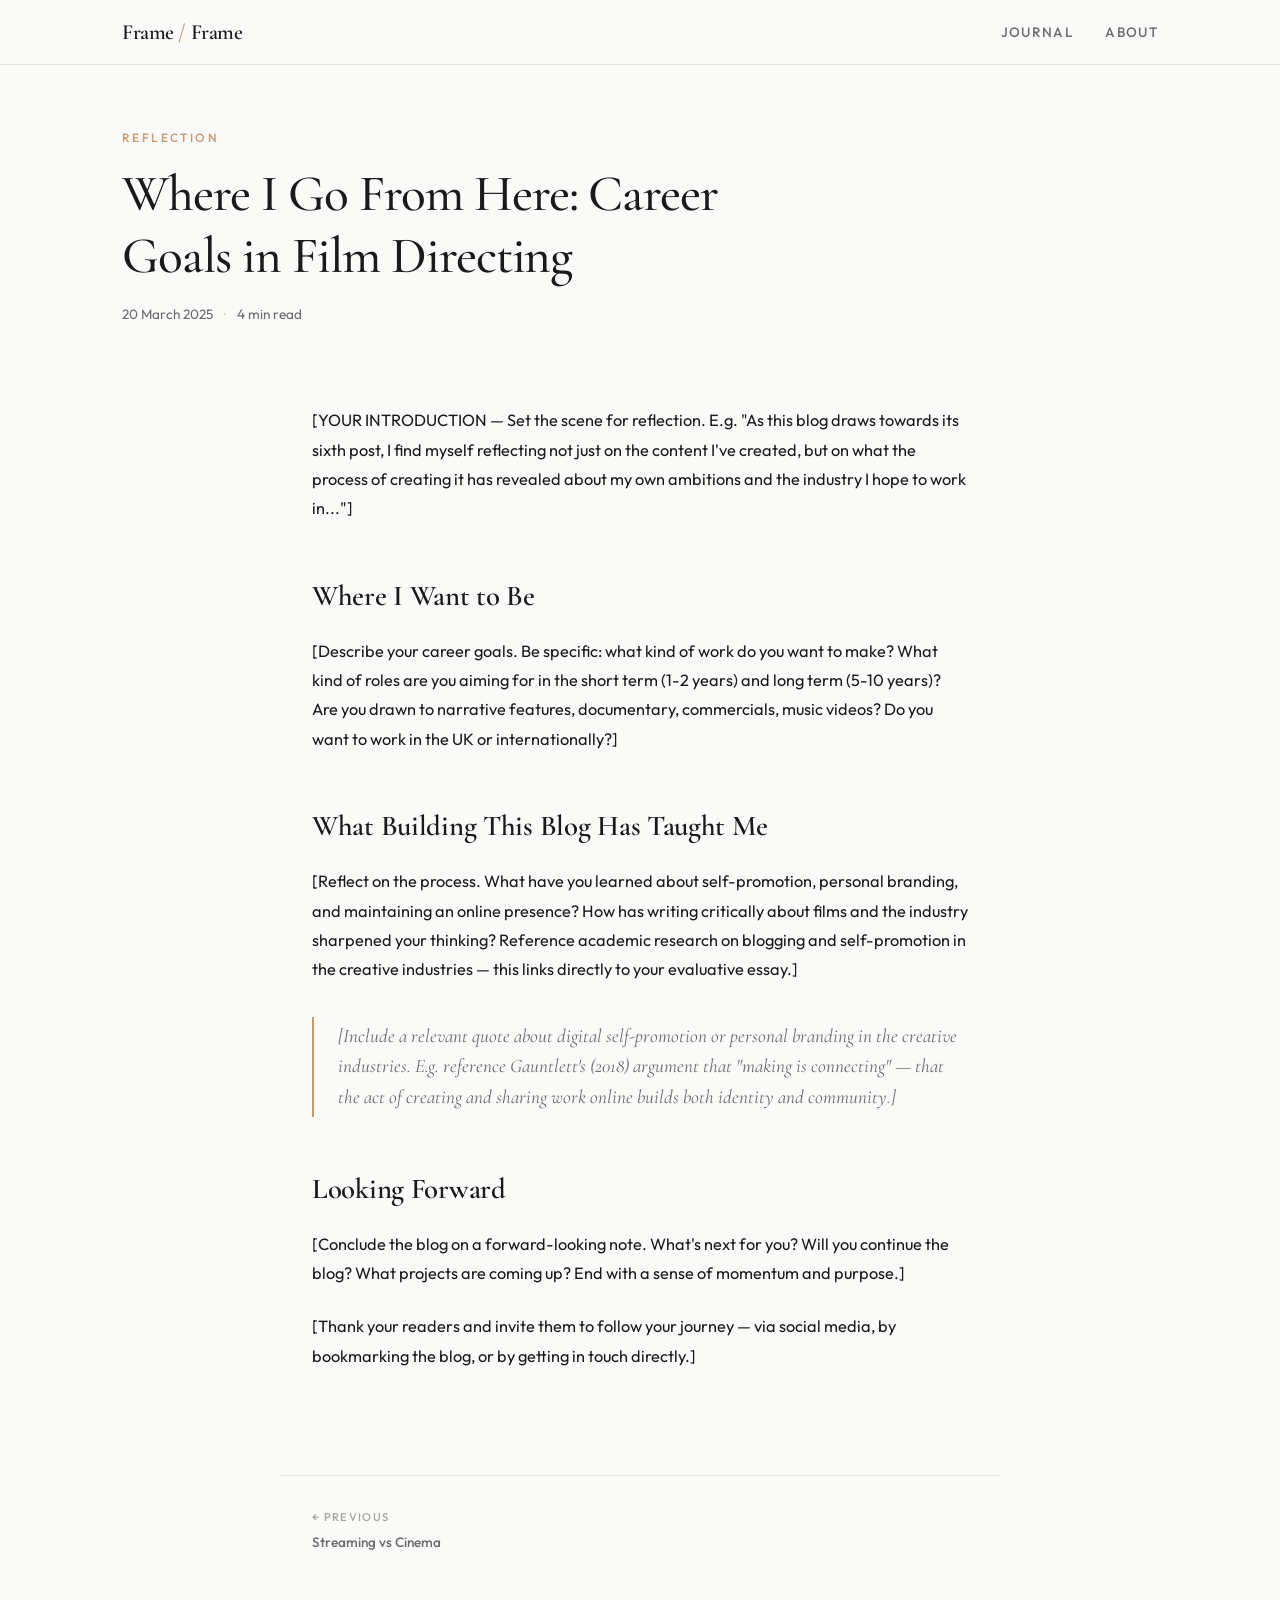
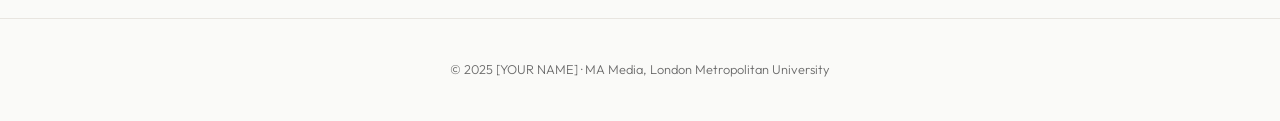
<file: post6.html>
<!DOCTYPE html>
<html lang="en">
<head>
  <meta charset="UTF-8">
  <meta name="viewport" content="width=device-width, initial-scale=1.0">
  <title>Where I Go From Here — Frame by Frame</title>
  <link rel="stylesheet" href="../style.css">
</head>
<body>

  <nav class="site-nav">
    <div class="nav-inner">
      <a href="../index.html" class="nav-logo">Frame <span>/</span> Frame</a>
      <button class="nav-toggle" aria-label="Toggle menu" onclick="document.querySelector('.nav-links').classList.toggle('open')">
        <span></span><span></span><span></span>
      </button>
      <ul class="nav-links">
        <li><a href="../index.html">Journal</a></li>
        <li><a href="../about.html">About</a></li>
      </ul>
    </div>
  </nav>

  <header class="page-header">
    <p class="page-header-label animate-fade-up">Reflection</p>
    <h1 class="animate-fade-up delay-1">Where I Go From Here: Career Goals in Film Directing</h1>
    <p class="page-header-meta animate-fade-up delay-2">20 March 2025 <span>·</span> 4 min read</p>
  </header>

  <article class="article-content animate-fade-up delay-3">

    <!-- 
      ╔═══════════════════════════════════════════════════════════════╗
      ║  POST 6: CAREER GOALS & REFLECTION (Evaluative)             ║
      ║                                                              ║
      ║  This final post reflects on your career aspirations and     ║
      ║  what the process of building this blog has taught you.      ║
      ║                                                              ║
      ║  Aim for ~150-200 words. Include:                            ║
      ║  • Your career goals (short-term and long-term)              ║
      ║  • What building this blog has taught you about              ║
      ║    self-promotion and digital presence                       ║
      ║  • How this connects to the broader media industry           ║
      ║  • A forward-looking conclusion                              ║
      ║                                                              ║
      ║  This post ties nicely into your evaluative essay — many     ║
      ║  of the same themes will appear in both.                     ║
      ╚═══════════════════════════════════════════════════════════════╝
    -->

    <p>
      [YOUR INTRODUCTION — Set the scene for reflection. E.g. "As this blog draws 
      towards its sixth post, I find myself reflecting not just on the content I've 
      created, but on what the process of creating it has revealed about my own 
      ambitions and the industry I hope to work in..."]
    </p>

    <h2>Where I Want to Be</h2>

    <p>
      [Describe your career goals. Be specific: what kind of work do you want to make? 
      What kind of roles are you aiming for in the short term (1-2 years) and long term 
      (5-10 years)? Are you drawn to narrative features, documentary, commercials, 
      music videos? Do you want to work in the UK or internationally?]
    </p>

    <h2>What Building This Blog Has Taught Me</h2>

    <p>
      [Reflect on the process. What have you learned about self-promotion, personal 
      branding, and maintaining an online presence? How has writing critically about 
      films and the industry sharpened your thinking? Reference academic research on 
      blogging and self-promotion in the creative industries — this links directly to 
      your evaluative essay.]
    </p>

    <blockquote>
      [Include a relevant quote about digital self-promotion or personal branding in 
      the creative industries. E.g. reference Gauntlett's (2018) argument that 
      "making is connecting" — that the act of creating and sharing work online 
      builds both identity and community.]
    </blockquote>

    <h2>Looking Forward</h2>

    <p>
      [Conclude the blog on a forward-looking note. What's next for you? Will you 
      continue the blog? What projects are coming up? End with a sense of momentum 
      and purpose.]
    </p>

    <p>
      [Thank your readers and invite them to follow your journey — via social media, 
      by bookmarking the blog, or by getting in touch directly.]
    </p>

  </article>

  <nav class="post-nav">
    <a href="post5.html">
      <span class="label">← Previous</span>
      Streaming vs Cinema
    </a>
    <div></div>
  </nav>

  <footer class="site-footer">
    <p>&copy; 2025 [YOUR NAME] &middot; MA Media, London Metropolitan University</p>
  </footer>

</body>
</html>
</file>
<file: style.css>
/* =============================================
   BLOG STYLESHEET — Clean Minimal / Cinematic
   ============================================= */

/* --- Fonts --- */
@import url('https://fonts.googleapis.com/css2?family=Cormorant+Garamond:ital,wght@0,400;0,500;0,600;0,700;1,400;1,500&family=Outfit:wght@300;400;500;600&display=swap');

/* --- Variables --- */
:root {
  --bg: #FAFAF8;
  --bg-alt: #F3F1ED;
  --text: #1A1A1A;
  --text-secondary: #6B6B6B;
  --accent: #C8956C;
  --accent-hover: #B07D56;
  --border: #E8E5E0;
  --white: #FFFFFF;
  --font-heading: 'Cormorant Garamond', Georgia, serif;
  --font-body: 'Outfit', Helvetica, sans-serif;
  --max-width: 1100px;
  --content-width: 720px;
}

/* --- Reset & Base --- */
*, *::before, *::after { box-sizing: border-box; margin: 0; padding: 0; }

html {
  scroll-behavior: smooth;
  font-size: 16px;
}

body {
  font-family: var(--font-body);
  font-weight: 400;
  color: var(--text);
  background-color: var(--bg);
  line-height: 1.7;
  -webkit-font-smoothing: antialiased;
  -moz-osx-font-smoothing: grayscale;
}

img { max-width: 100%; height: auto; display: block; }
a { color: var(--accent); text-decoration: none; transition: color 0.3s ease; }
a:hover { color: var(--accent-hover); }

/* --- Animations --- */
@keyframes fadeUp {
  from { opacity: 0; transform: translateY(24px); }
  to   { opacity: 1; transform: translateY(0); }
}

@keyframes fadeIn {
  from { opacity: 0; }
  to   { opacity: 1; }
}

@keyframes slideIn {
  from { opacity: 0; transform: translateX(-16px); }
  to   { opacity: 1; transform: translateX(0); }
}

.animate-fade-up {
  animation: fadeUp 0.8s cubic-bezier(0.22, 1, 0.36, 1) both;
}

.animate-fade-in {
  animation: fadeIn 0.6s ease both;
}

.delay-1 { animation-delay: 0.1s; }
.delay-2 { animation-delay: 0.2s; }
.delay-3 { animation-delay: 0.3s; }
.delay-4 { animation-delay: 0.4s; }
.delay-5 { animation-delay: 0.5s; }
.delay-6 { animation-delay: 0.6s; }

/* =============================================
   NAVIGATION
   ============================================= */
.site-nav {
  position: fixed;
  top: 0;
  left: 0;
  right: 0;
  z-index: 100;
  background: rgba(250, 250, 248, 0.92);
  backdrop-filter: blur(12px);
  -webkit-backdrop-filter: blur(12px);
  border-bottom: 1px solid var(--border);
}

.nav-inner {
  max-width: var(--max-width);
  margin: 0 auto;
  padding: 0 2rem;
  display: flex;
  align-items: center;
  justify-content: space-between;
  height: 64px;
}

.nav-logo {
  font-family: var(--font-heading);
  font-size: 1.35rem;
  font-weight: 600;
  color: var(--text);
  letter-spacing: -0.02em;
}

.nav-logo span {
  color: var(--accent);
}

.nav-links {
  display: flex;
  gap: 2rem;
  list-style: none;
}

.nav-links a {
  font-size: 0.85rem;
  font-weight: 500;
  color: var(--text-secondary);
  text-transform: uppercase;
  letter-spacing: 0.1em;
  transition: color 0.3s ease;
  position: relative;
}

.nav-links a::after {
  content: '';
  position: absolute;
  bottom: -4px;
  left: 0;
  width: 0;
  height: 1.5px;
  background: var(--accent);
  transition: width 0.3s ease;
}

.nav-links a:hover,
.nav-links a.active {
  color: var(--text);
}

.nav-links a:hover::after,
.nav-links a.active::after {
  width: 100%;
}

/* Mobile nav toggle */
.nav-toggle {
  display: none;
  background: none;
  border: none;
  cursor: pointer;
  padding: 4px;
}

.nav-toggle span {
  display: block;
  width: 22px;
  height: 2px;
  background: var(--text);
  margin: 5px 0;
  transition: 0.3s;
}

/* =============================================
   HERO SECTION (Home Page)
   ============================================= */
.hero {
  padding: 10rem 2rem 5rem;
  max-width: var(--max-width);
  margin: 0 auto;
}

.hero-label {
  font-size: 0.75rem;
  font-weight: 500;
  text-transform: uppercase;
  letter-spacing: 0.2em;
  color: var(--accent);
  margin-bottom: 1.5rem;
}

.hero h1 {
  font-family: var(--font-heading);
  font-size: clamp(2.5rem, 5.5vw, 4.2rem);
  font-weight: 500;
  line-height: 1.15;
  color: var(--text);
  max-width: 700px;
  letter-spacing: -0.02em;
}

.hero h1 em {
  font-style: italic;
  color: var(--accent);
}

.hero-subtitle {
  margin-top: 1.5rem;
  font-size: 1.05rem;
  color: var(--text-secondary);
  max-width: 520px;
  line-height: 1.7;
  font-weight: 300;
}

.hero-divider {
  width: 48px;
  height: 1.5px;
  background: var(--accent);
  margin-top: 2.5rem;
}

/* =============================================
   POST GRID (Home Page)
   ============================================= */
.section-label {
  font-size: 0.75rem;
  font-weight: 500;
  text-transform: uppercase;
  letter-spacing: 0.2em;
  color: var(--text-secondary);
  margin-bottom: 2.5rem;
  padding-left: 2rem;
  max-width: var(--max-width);
  margin-left: auto;
  margin-right: auto;
}

.posts-grid {
  max-width: var(--max-width);
  margin: 0 auto;
  padding: 0 2rem 6rem;
  display: grid;
  grid-template-columns: repeat(2, 1fr);
  gap: 2rem;
}

.post-card {
  background: var(--white);
  border: 1px solid var(--border);
  border-radius: 4px;
  overflow: hidden;
  transition: transform 0.4s cubic-bezier(0.22, 1, 0.36, 1), box-shadow 0.4s ease;
}

.post-card:hover {
  transform: translateY(-4px);
  box-shadow: 0 12px 40px rgba(0, 0, 0, 0.06);
}

.post-card-image {
  width: 100%;
  height: 220px;
  object-fit: cover;
  border-bottom: 1px solid var(--border);
  background: var(--bg-alt);
}

/* Placeholder gradient for posts without images */
.post-card-image-placeholder {
  width: 100%;
  height: 220px;
  border-bottom: 1px solid var(--border);
  display: flex;
  align-items: center;
  justify-content: center;
  font-family: var(--font-heading);
  font-size: 2rem;
  color: rgba(200, 149, 108, 0.3);
}

.post-card-image-placeholder.gradient-1 { background: linear-gradient(135deg, #F3F1ED 0%, #E8DDD3 100%); }
.post-card-image-placeholder.gradient-2 { background: linear-gradient(135deg, #E8DDD3 0%, #D4C5B5 100%); }
.post-card-image-placeholder.gradient-3 { background: linear-gradient(135deg, #F0EBE3 0%, #DDD5CA 100%); }
.post-card-image-placeholder.gradient-4 { background: linear-gradient(135deg, #EDE8E0 0%, #D8CEBF 100%); }
.post-card-image-placeholder.gradient-5 { background: linear-gradient(135deg, #F5F0EA 0%, #E0D6CA 100%); }
.post-card-image-placeholder.gradient-6 { background: linear-gradient(135deg, #ECE7DF 0%, #D6CCC0 100%); }

.post-card-body {
  padding: 1.75rem;
}

.post-card-tag {
  font-size: 0.7rem;
  font-weight: 500;
  text-transform: uppercase;
  letter-spacing: 0.12em;
  color: var(--accent);
  margin-bottom: 0.75rem;
}

.post-card-title {
  font-family: var(--font-heading);
  font-size: 1.45rem;
  font-weight: 600;
  line-height: 1.3;
  color: var(--text);
  margin-bottom: 0.75rem;
  letter-spacing: -0.01em;
}

.post-card-excerpt {
  font-size: 0.9rem;
  color: var(--text-secondary);
  line-height: 1.6;
  margin-bottom: 1.25rem;
  font-weight: 300;
}

.post-card-meta {
  font-size: 0.75rem;
  color: var(--text-secondary);
  font-weight: 400;
  letter-spacing: 0.02em;
}

.post-card a {
  color: inherit;
  text-decoration: none;
}

/* =============================================
   PAGE HEADER (About & Post pages)
   ============================================= */
.page-header {
  padding: 8rem 2rem 3rem;
  max-width: var(--max-width);
  margin: 0 auto;
}

.page-header-label {
  font-size: 0.75rem;
  font-weight: 500;
  text-transform: uppercase;
  letter-spacing: 0.2em;
  color: var(--accent);
  margin-bottom: 1rem;
}

.page-header h1 {
  font-family: var(--font-heading);
  font-size: clamp(2rem, 4.5vw, 3.2rem);
  font-weight: 500;
  line-height: 1.2;
  color: var(--text);
  letter-spacing: -0.02em;
  max-width: 650px;
}

.page-header-meta {
  margin-top: 1rem;
  font-size: 0.85rem;
  color: var(--text-secondary);
  font-weight: 400;
}

.page-header-meta span {
  margin: 0 0.5rem;
  opacity: 0.4;
}

/* =============================================
   ARTICLE CONTENT
   ============================================= */
.article-content {
  max-width: var(--content-width);
  margin: 0 auto;
  padding: 2rem 2rem 5rem;
}

.article-content p {
  font-size: 1.02rem;
  line-height: 1.8;
  margin-bottom: 1.5rem;
  color: var(--text);
}

.article-content h2 {
  font-family: var(--font-heading);
  font-size: 1.8rem;
  font-weight: 600;
  margin-top: 3rem;
  margin-bottom: 1rem;
  color: var(--text);
  letter-spacing: -0.01em;
}

.article-content h3 {
  font-family: var(--font-heading);
  font-size: 1.35rem;
  font-weight: 600;
  margin-top: 2.5rem;
  margin-bottom: 0.75rem;
  color: var(--text);
}

.article-content blockquote {
  border-left: 2.5px solid var(--accent);
  padding: 0.25rem 0 0.25rem 1.5rem;
  margin: 2rem 0;
  font-family: var(--font-heading);
  font-size: 1.2rem;
  font-style: italic;
  color: var(--text-secondary);
  line-height: 1.6;
}

.article-content ul, .article-content ol {
  margin: 1rem 0 1.5rem 1.5rem;
}

.article-content li {
  margin-bottom: 0.5rem;
  font-size: 1.02rem;
  line-height: 1.7;
}

.article-content figure {
  margin: 2.5rem 0;
}

.article-content figure img {
  width: 100%;
  border-radius: 3px;
  border: 1px solid var(--border);
}

.article-content figcaption {
  font-size: 0.8rem;
  color: var(--text-secondary);
  margin-top: 0.75rem;
  font-style: italic;
}

.article-content .image-placeholder {
  width: 100%;
  height: 360px;
  background: var(--bg-alt);
  border: 1px dashed var(--border);
  border-radius: 3px;
  display: flex;
  align-items: center;
  justify-content: center;
  font-size: 0.85rem;
  color: var(--text-secondary);
  text-align: center;
  padding: 1rem;
}

/* Reference list */
.references {
  margin-top: 3rem;
  padding-top: 2rem;
  border-top: 1px solid var(--border);
}

.references h3 {
  font-family: var(--font-heading);
  font-size: 1.2rem;
  font-weight: 600;
  margin-bottom: 1rem;
}

.references ul {
  list-style: none;
  margin-left: 0;
}

.references li {
  font-size: 0.9rem;
  line-height: 1.6;
  margin-bottom: 0.75rem;
  padding-left: 1.5rem;
  text-indent: -1.5rem;
  color: var(--text-secondary);
}

/* =============================================
   ABOUT PAGE
   ============================================= */
.about-layout {
  max-width: var(--content-width);
  margin: 0 auto;
  padding: 0 2rem 5rem;
}

.about-photo {
  width: 200px;
  height: 200px;
  border-radius: 50%;
  object-fit: cover;
  border: 3px solid var(--border);
  margin-bottom: 2rem;
}

.about-photo-placeholder {
  width: 200px;
  height: 200px;
  border-radius: 50%;
  background: var(--bg-alt);
  border: 3px solid var(--border);
  display: flex;
  align-items: center;
  justify-content: center;
  margin-bottom: 2rem;
  font-size: 0.8rem;
  color: var(--text-secondary);
}

.about-layout p {
  font-size: 1.02rem;
  line-height: 1.8;
  margin-bottom: 1.5rem;
}

.social-links {
  display: flex;
  gap: 1.25rem;
  margin-top: 2rem;
}

.social-links a {
  font-size: 0.8rem;
  font-weight: 500;
  text-transform: uppercase;
  letter-spacing: 0.1em;
  color: var(--text-secondary);
  border: 1px solid var(--border);
  padding: 0.5rem 1rem;
  border-radius: 3px;
  transition: all 0.3s ease;
}

.social-links a:hover {
  color: var(--accent);
  border-color: var(--accent);
}

/* =============================================
   POST NAVIGATION
   ============================================= */
.post-nav {
  max-width: var(--content-width);
  margin: 0 auto;
  padding: 0 2rem 4rem;
  display: flex;
  justify-content: space-between;
  border-top: 1px solid var(--border);
  padding-top: 2rem;
}

.post-nav a {
  font-size: 0.85rem;
  font-weight: 500;
  color: var(--text-secondary);
  transition: color 0.3s ease;
}

.post-nav a:hover {
  color: var(--accent);
}

.post-nav .label {
  font-size: 0.7rem;
  text-transform: uppercase;
  letter-spacing: 0.12em;
  display: block;
  margin-bottom: 0.25rem;
  color: var(--text-secondary);
  opacity: 0.6;
}

/* =============================================
   FOOTER
   ============================================= */
.site-footer {
  border-top: 1px solid var(--border);
  padding: 2.5rem 2rem;
  text-align: center;
}

.site-footer p {
  font-size: 0.8rem;
  color: var(--text-secondary);
  font-weight: 300;
}

.site-footer a {
  color: var(--text-secondary);
}

.site-footer a:hover {
  color: var(--accent);
}

/* =============================================
   RESPONSIVE
   ============================================= */
@media (max-width: 768px) {
  .nav-links { display: none; }
  .nav-toggle { display: block; }
  .nav-links.open {
    display: flex;
    flex-direction: column;
    position: absolute;
    top: 64px;
    left: 0;
    right: 0;
    background: var(--bg);
    border-bottom: 1px solid var(--border);
    padding: 1.5rem 2rem;
    gap: 1rem;
    animation: fadeIn 0.3s ease;
  }

  .hero { padding: 7rem 1.5rem 3rem; }
  .hero h1 { font-size: 2.2rem; }

  .posts-grid {
    grid-template-columns: 1fr;
    padding: 0 1.5rem 4rem;
  }

  .section-label { padding-left: 1.5rem; }
  .page-header { padding: 6rem 1.5rem 2rem; }
  .article-content { padding: 1.5rem 1.5rem 4rem; }
  .about-layout { padding: 0 1.5rem 4rem; }
  .post-nav { padding: 0 1.5rem 3rem; padding-top: 2rem; }

  .social-links { flex-wrap: wrap; }
}

/* =============================================
   UTILITY / HELPER
   ============================================= */
.sr-only {
  position: absolute;
  width: 1px;
  height: 1px;
  padding: 0;
  margin: -1px;
  overflow: hidden;
  clip: rect(0, 0, 0, 0);
  border: 0;
}

/* Comment markers for student to replace content */
/* Look for [YOUR ...] placeholders throughout the HTML files */
</file>
